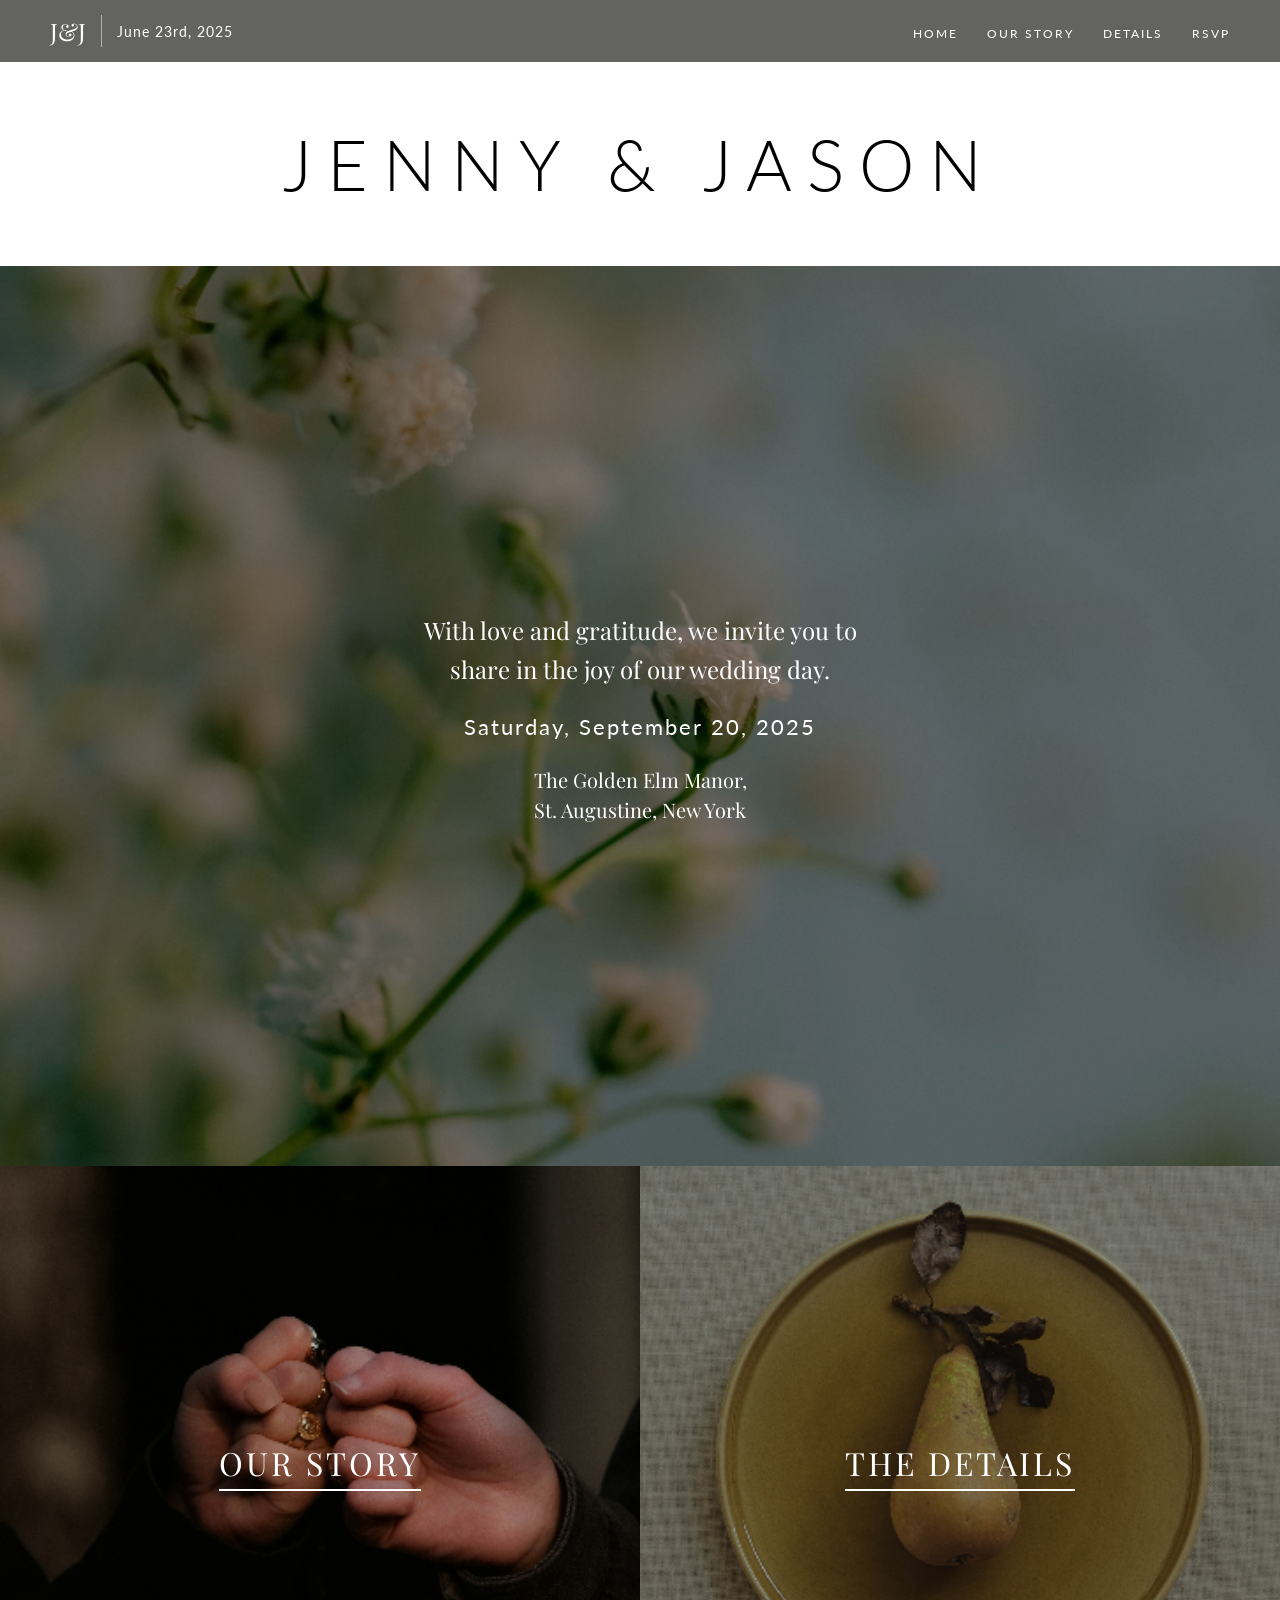
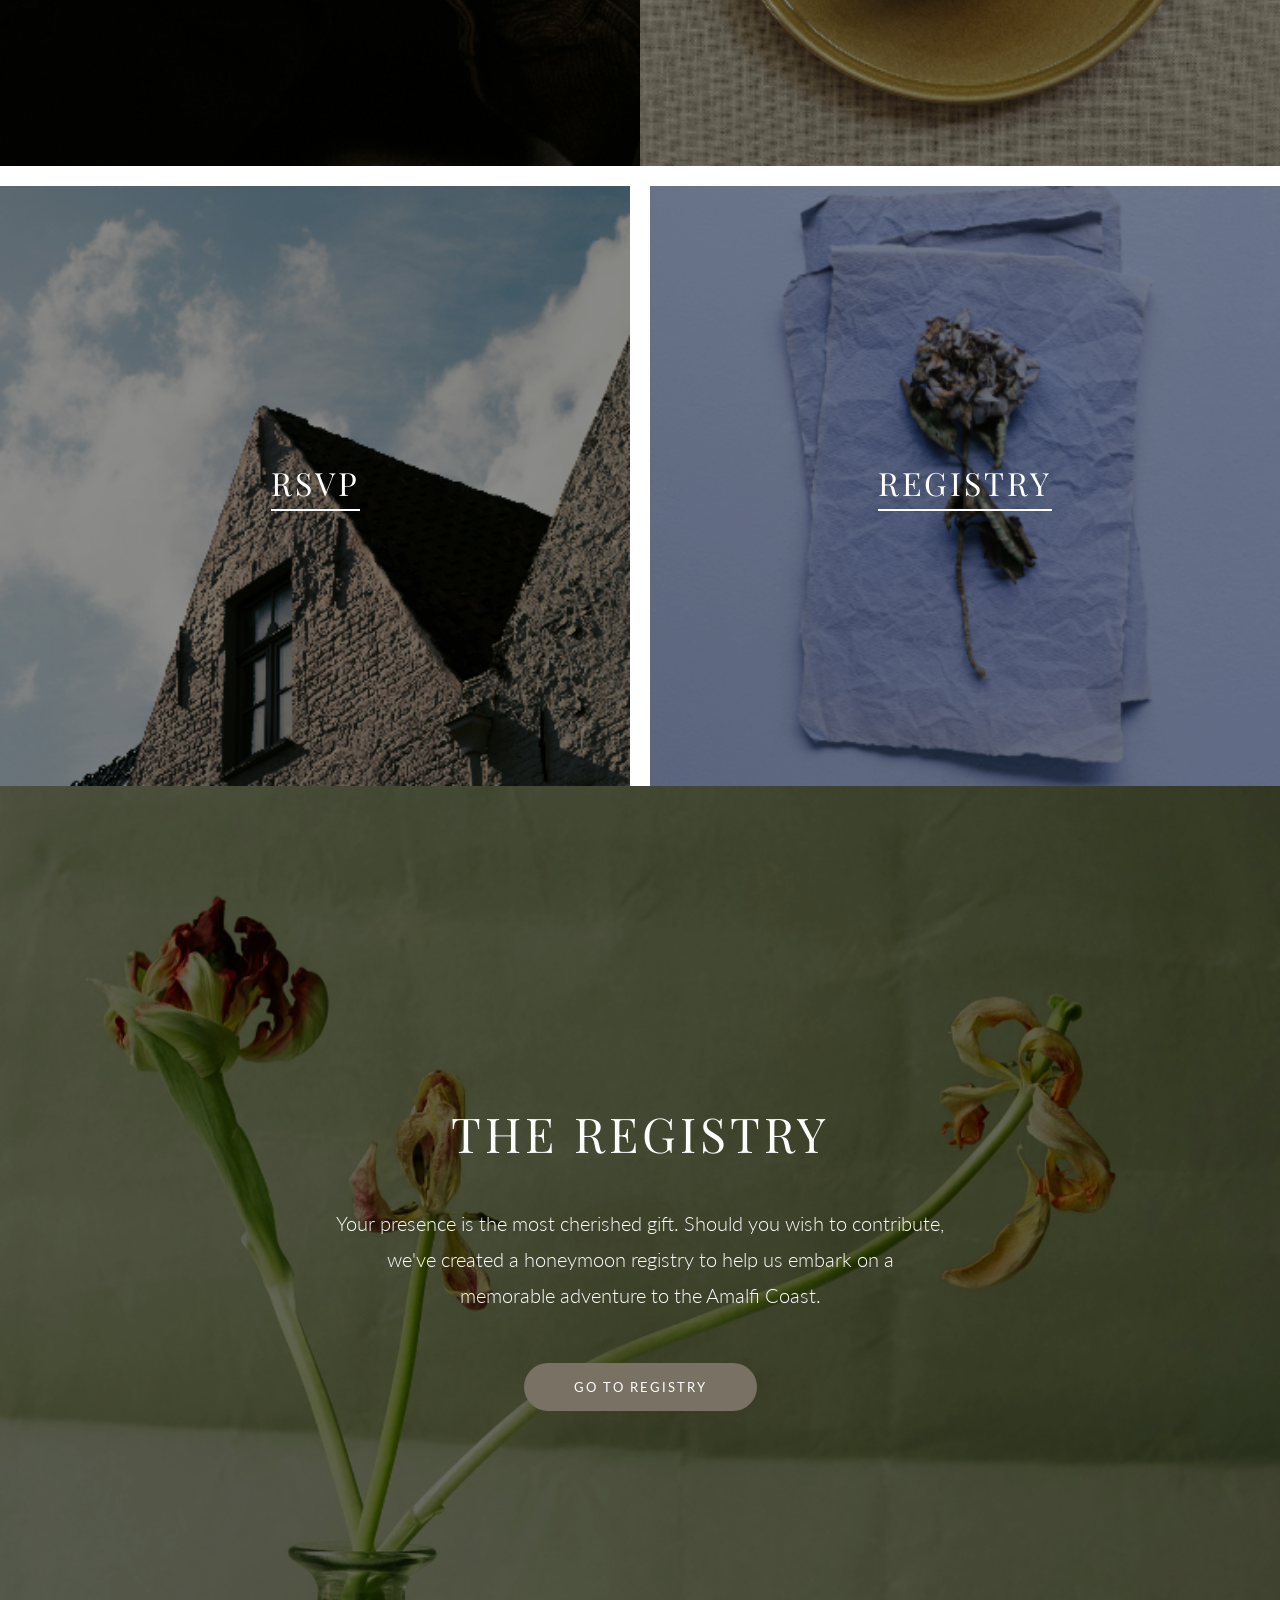
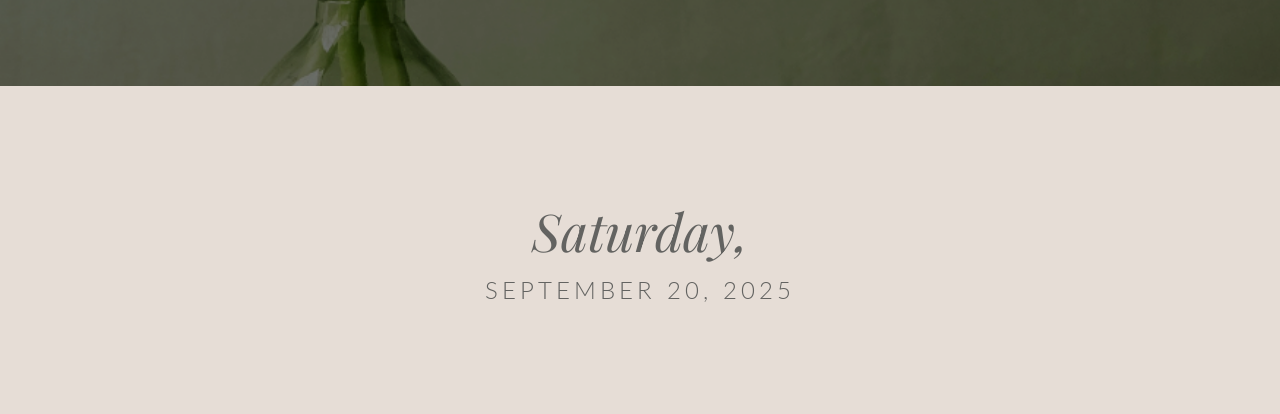
<file: index.html>
<!DOCTYPE html>
<html lang="uk">
<head>
    <meta charset="UTF-8">
    <meta name="viewport" content="width=device-width, initial-scale=1.0">
    <title>Wedding Page</title>
    <link rel="stylesheet" href="style.css">
    <link href="https://fonts.googleapis.com/css2?family=Playfair+Display:ital,wght@0,400;1,400&family=Lato:wght@300;400;700&display=swap" rel="stylesheet">
</head>
<body>

    <header class="top-bar">
        <div class="logo-section">
            <span class="initials">J&J</span>
            <span class="date">June 23rd, 2025</span>
        </div>
        <nav class="navigation">
            <a href="index.html">HOME</a>
            <a href="story.html">OUR STORY</a>
            <a href="details.html">DETAILS</a> <a href="#registry">RSVP</a>
        </nav>
    </header>

    <div class="main-title">
        <h1>JENNY & JASON</h1>
    </div>

    <section class="invitation-image">
        <div class="hero-text-inside">
            <p class="hero-greeting">With love and gratitude, we invite you to<br>share in the joy of our wedding day.</p>
            <p class="hero-date">Saturday, September 20, 2025</p>
            <p class="hero-location">The Golden Elm Manor,<br>St. Augustine, New York</p>
        </div>
    </section>

    <section class="story-details-grid">
        <a href="story.html" class="grid-item item-story">
            <div class="overlay-text">OUR STORY</div>
        </a>
        <a href="details.html" class="grid-item item-details">
            <div class="overlay-text">THE DETAILS</div>
        </a>
    </section>

    <section class="rsvp-registry-grid">
        <a href="#" class="grid-item item-rsvp">
            <div class="overlay-text">RSVP</div>
        </a>
        <a href="#registry" class="grid-item item-registry">
            <div class="overlay-text">REGISTRY</div>
        </a>
    </section>

    <section id="registry" class="registry-full-section">
        <div class="registry-content-overlay">
            <h2 class="registry-section-title">THE REGISTRY</h2>
            <p class="registry-section-desc">
                Your presence is the most cherished gift. Should you wish to contribute,<br>
                we've created a honeymoon registry to help us embark on a<br>
                memorable adventure to the Amalfi Coast.
            </p>
            <div class="registry-button-container">
                <a href="#" target="_blank" class="registry-brown-button">GO TO REGISTRY</a>
            </div>
        </div>
    </section>

    <section class="bottom-date-beige-block">
        <div class="date-beige-content">
            <p class="wedding-date-line-1">Saturday,</p>
            <p class="wedding-date-line-2">September 20, 2025</p>
        </div>
    </section>

</body>
</html>
</file>
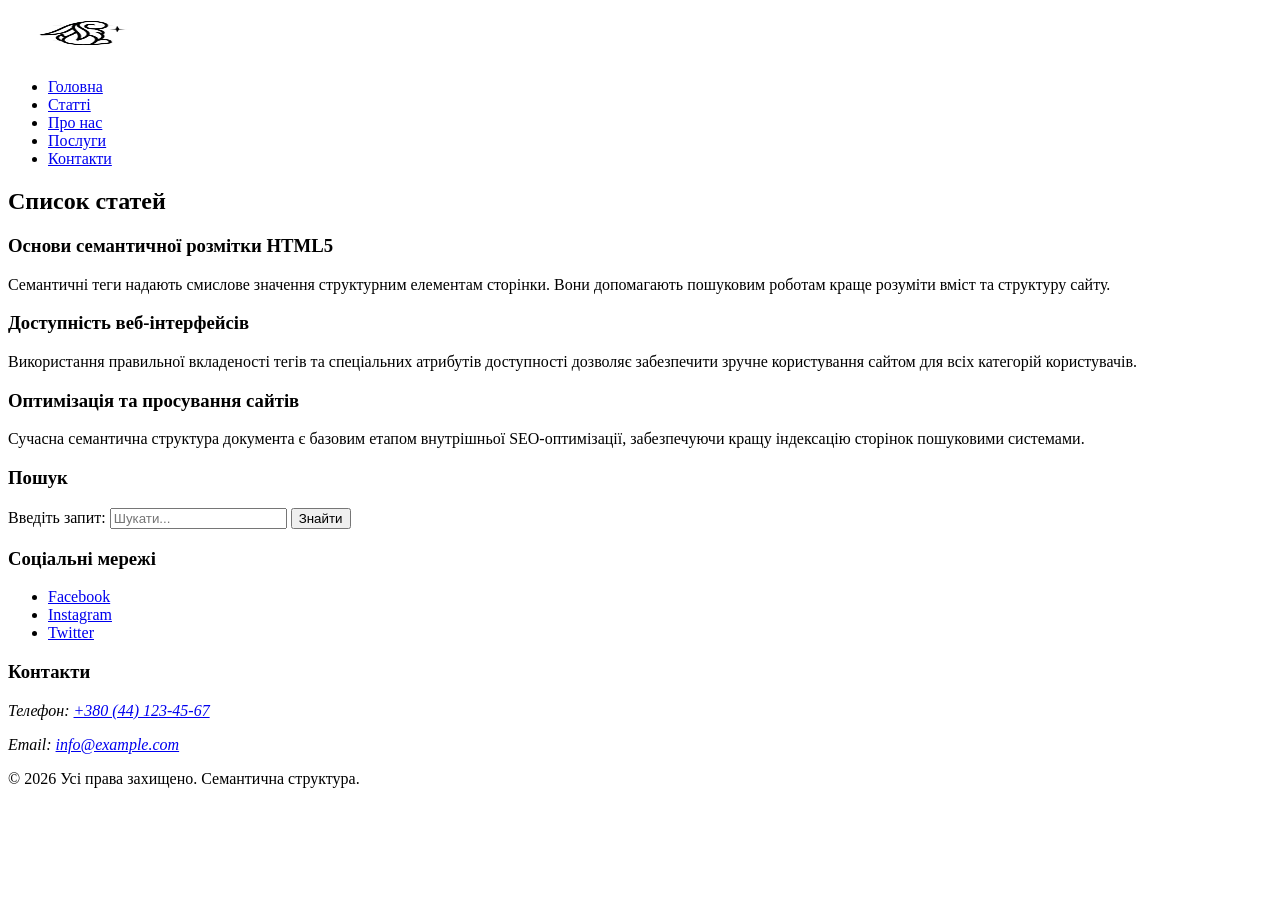
<file: веб/лб1/index.html>
<!DOCTYPE html>
<html lang="uk">
<head>
    <meta charset="UTF-8">
    <meta name="viewport" content="width=device-width, initial-scale=1.0">
    <meta name="description" content="Розробка структури веб-сторінки з використанням семантичних тегів.">
    <title>Семантична структура</title>
</head>
<body>

    <header>
        <div class="logo">
            <a href="/" aria-label="Головна сторінка бренду">
                <img src="logo.png" alt="Логотип компанії" width="150" height="50">
            </a>
        </div>
        
        <nav aria-label="Головна навігація">
            <ul>
                <li><a href="#home">Головна</a></li>
                <li><a href="#articles">Статті</a></li>
                <li><a href="#about">Про нас</a></li>
                <li><a href="#services">Послуги</a></li>
                <li><a href="#contacts">Контакти</a></li>
            </ul>
        </nav>
    </header>

    <main>
        
        <section id="articles" aria-labelledby="main-articles-title">
            <h2 id="main-articles-title">Список статей</h2>

            <article>
                <h3>Основи семантичної розмітки HTML5</h3>
                <p>Семантичні теги надають смислове значення структурним елементам сторінки. Вони допомагають пошуковим роботам краще розуміти вміст та структуру сайту.</p>
            </article>

            <article>
                <h3>Доступність веб-інтерфейсів</h3>
                <p>Використання правильної вкладеності тегів та спеціальних атрибутів доступності дозволяє забезпечити зручне користування сайтом для всіх категорій користувачів.</p>
            </article>

            <article>
                <h3>Оптимізація та просування сайтів</h3>
                <p>Сучасна семантична структура документа є базовим етапом внутрішньої SEO-оптимізації, забезпечуючи кращу індексацію сторінок пошуковими системами.</p>
            </article>
        </section>

        <aside aria-label="Бічна панель">
            
            <section class="search-widget" aria-label="Пошук по сайту">
                <h3>Пошук</h3>
                <form action="/search" method="get">
                    <label for="search-field">Введіть запит:</label>
                    <input type="search" id="search-field" name="q" placeholder="Шукати..." required>
                    <button type="submit">Знайти</button>
                </form>
            </section>

            <section class="social-widget" aria-label="Соціальні мережі">
                <h3>Соціальні мережі</h3>
                <ul>
                    <li><a href="https://facebook.com" target="_blank" rel="noopener">Facebook</a></li>
                    <li><a href="https://instagram.com" target="_blank" rel="noopener">Instagram</a></li>
                    <li><a href="https://twitter.com" target="_blank" rel="noopener">Twitter</a></li>
                </ul>
            </section>
        </aside>

    </main>

    <footer>
        <div class="contacts-info">
            <h3>Контакти</h3>
            <address>
                <p>Телефон: <a href="tel:+380441234567">+380 (44) 123-45-67</a></p>
                <p>Email: <a href="mailto:info@example.com">info@example.com</a></p>
            </address>
        </div>

        <div class="copyright">
            <p>&copy; 2026 Усі права захищено. Семантична структура.</p>
        </div>
    </footer>

</body>
</html>
</file>
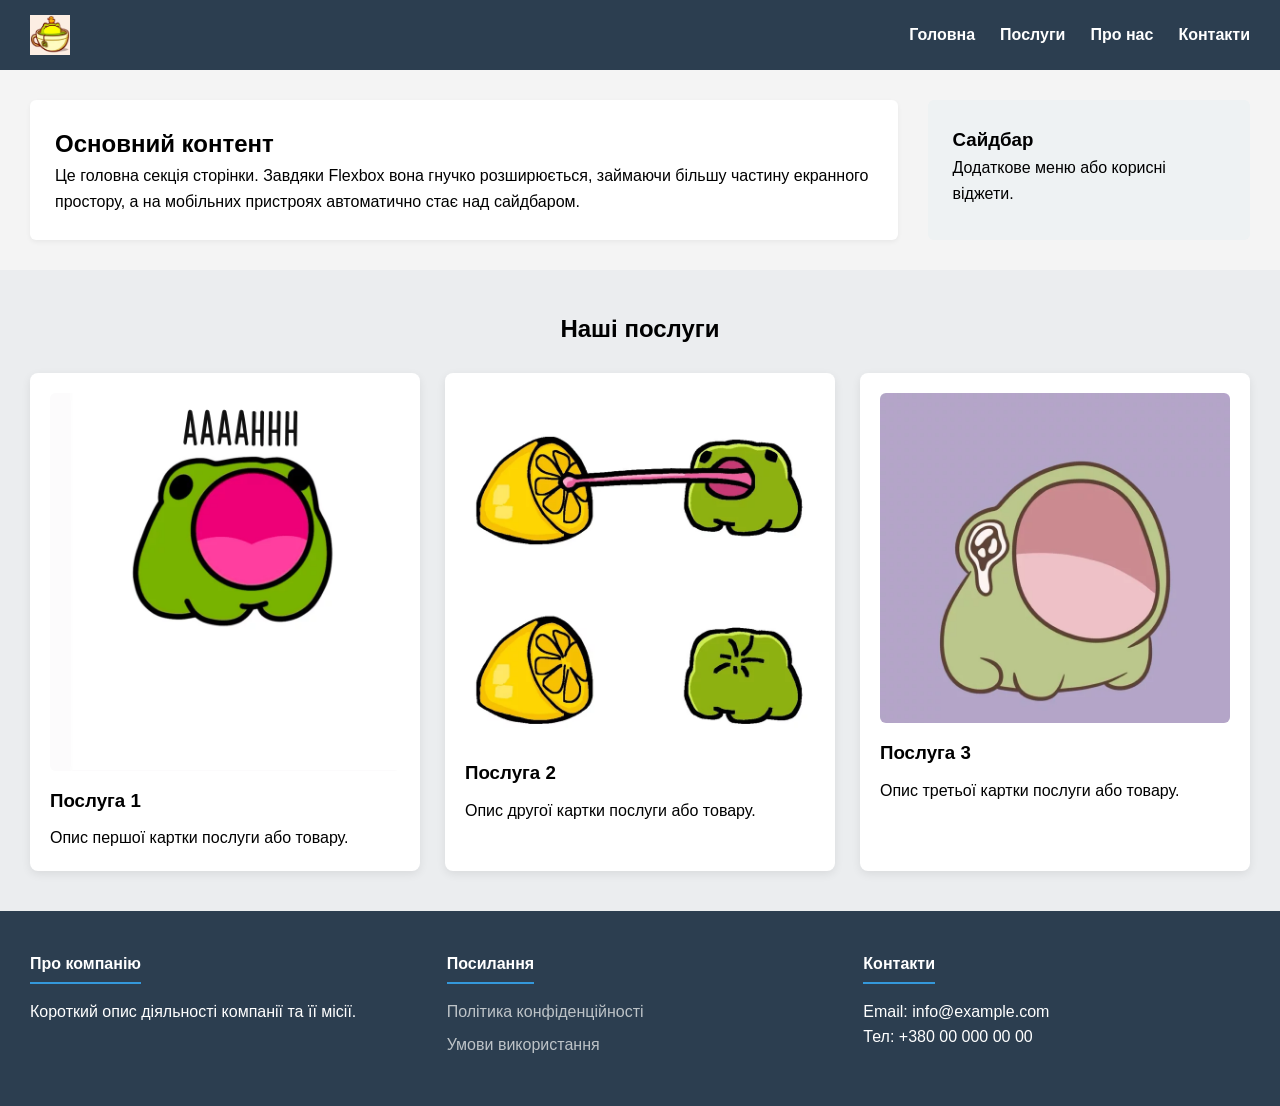
<file: веб/лб3/index.html>
<!DOCTYPE html>
<html lang="uk">
<head>
    <meta charset="UTF-8">
    <meta name="viewport" content="width=device-width, initial-scale=1.0">
    <title>Flexbox Layout</title>
    <link rel="stylesheet" href="style.css">
</head>
<body>

    <header class="header">
        <div class="logo">
            <img src="logo.png" alt="Логотип">
        </div>
        <nav>
            <ul class="nav-links">
                <li><a href="#">Головна</a></li>
                <li><a href="#">Послуги</a></li>
                <li><a href="#">Про нас</a></li>
                <li><a href="#">Контакти</a></li>
            </ul>
        </nav>
    </header>

    <div class="main-container">
        <main class="content">
            <h2>Основний контент</h2>
            <p>Це головна секція сторінки. Завдяки Flexbox вона гнучко розширюється, займаючи більшу частину екранного простору, а на мобільних пристроях автоматично стає над сайдбаром.</p>
        </main>
        <aside class="sidebar">
            <h3>Сайдбар</h3>
            <p>Додаткове меню або корисні віджети.</p>
        </aside>
    </div>

    <section class="cards-section">
        <h2>Наші послуги</h2>
        <div class="cards-container">
            <div class="card">
                <img src="service1.png" alt="Послуга 1" class="card-img">
                <h3>Послуга 1</h3>
                <p>Опис першої картки послуги або товару.</p>
            </div>
            <div class="card">
                <img src="service2.png" alt="Послуга 2" class="card-img">
                <h3>Послуга 2</h3>
                <p>Опис другої картки послуги або товару.</p>
            </div>
            <div class="card">
                <img src="service3.png" alt="Послуга 3" class="card-img">
                <h3>Послуга 3</h3>
                <p>Опис третьої картки послуги або товару.</p>
            </div>
        </div>
    </section>

    <footer class="footer">
        <div class="footer-col">
            <h4>Про компанію</h4>
            <p>Короткий опис діяльності компанії та її місії.</p>
        </div>
        <div class="footer-col">
            <h4>Посилання</h4>
            <ul>
                <li><a href="#">Політика конфіденційності</a></li>
                <li><a href="#">Умови використання</a></li>
            </ul>
        </div>
        <div class="footer-col">
            <h4>Контакти</h4>
            <p>Email: info@example.com</p>
            <p>Тел: +380 00 000 00 00</p>
        </div>
    </footer>

</body>
</html>
</file>
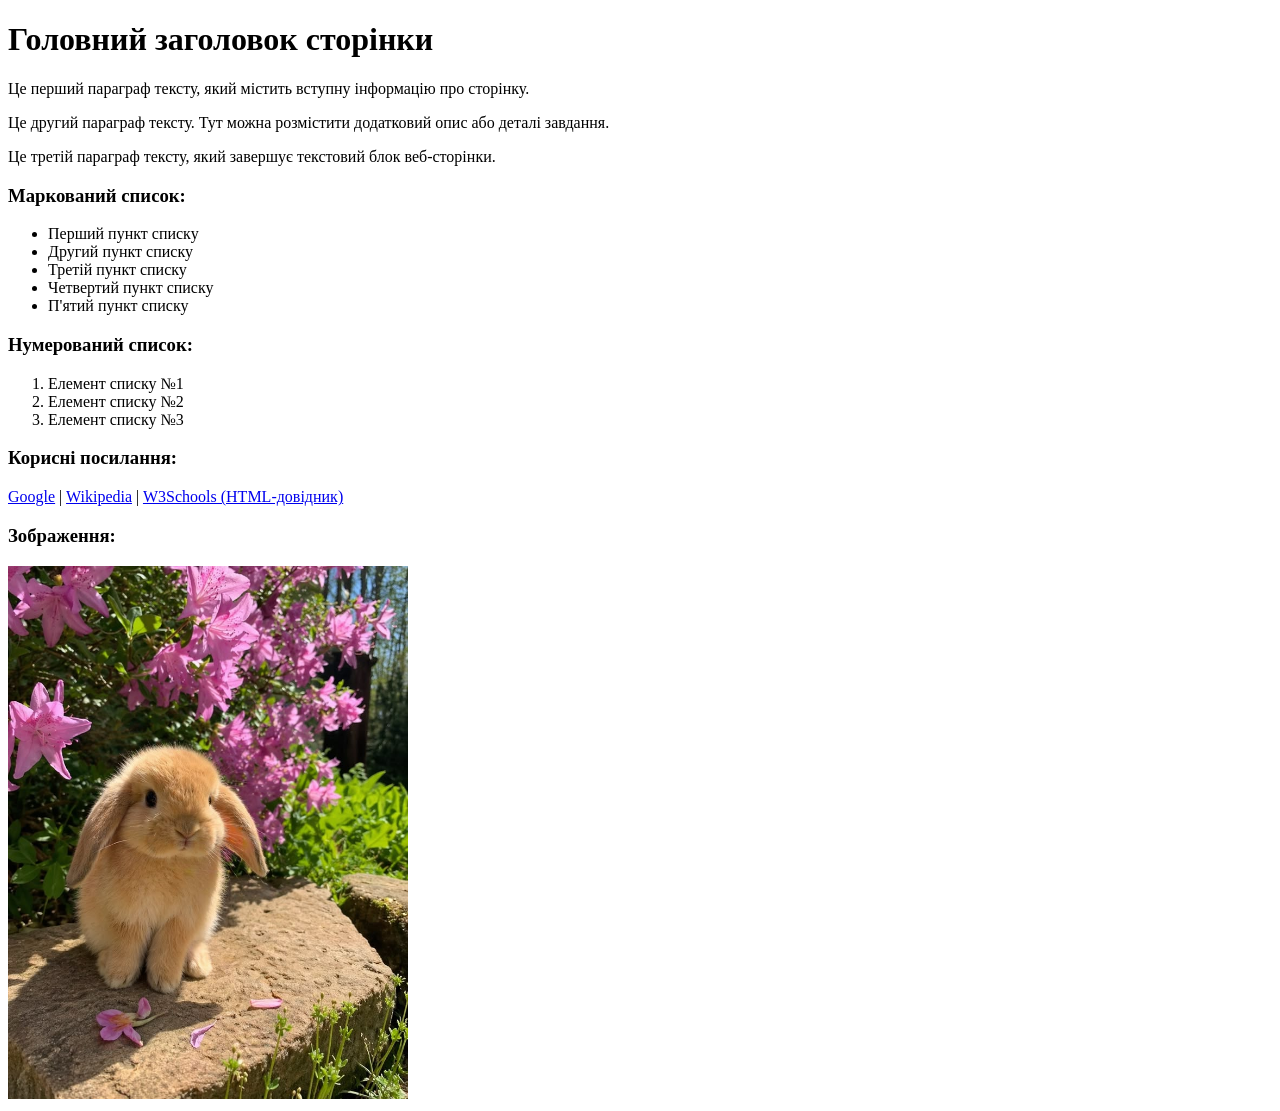
<file: веб/пр1/index.html>
<!DOCTYPE html>
<html lang="uk">
<head>
    <meta charset="UTF-8">
    <title>Моя перша веб-сторінка</title>
</head>
<body>

    <h1>Головний заголовок сторінки</h1>
    
    <p>Це перший параграф тексту, який містить вступну інформацію про сторінку.</p>
    <p>Це другий параграф тексту. Тут можна розмістити додатковий опис або деталі завдання.</p>
    <p>Це третій параграф тексту, який завершує текстовий блок веб-сторінки.</p>
    
    <h3>Маркований список:</h3>
    <ul>
        <li>Перший пункт списку</li>
        <li>Другий пункт списку</li>
        <li>Третій пункт списку</li>
        <li>Четвертий пункт списку</li>
        <li>П'ятий пункт списку</li>
    </ul>
    
    <h3>Нумерований список:</h3>
    <ol>
        <li>Елемент списку №1</li>
        <li>Елемент списку №2</li>
        <li>Елемент списку №3</li>
    </ol>
    
    <h3>Корисні посилання:</h3>
    <p>
        <a href="https://www.google.com" target="_blank">Google</a> | 
        <a href="https://uk.wikipedia.org" target="_blank">Wikipedia</a> | 
        <a href="https://www.w3schools.com" target="_blank">W3Schools (HTML-довідник)</a>
    </p>
    
    <h3>Зображення:</h3>
    <img src="image.png" alt="Опис зображення" width="400">

</body>
</html>
</file>
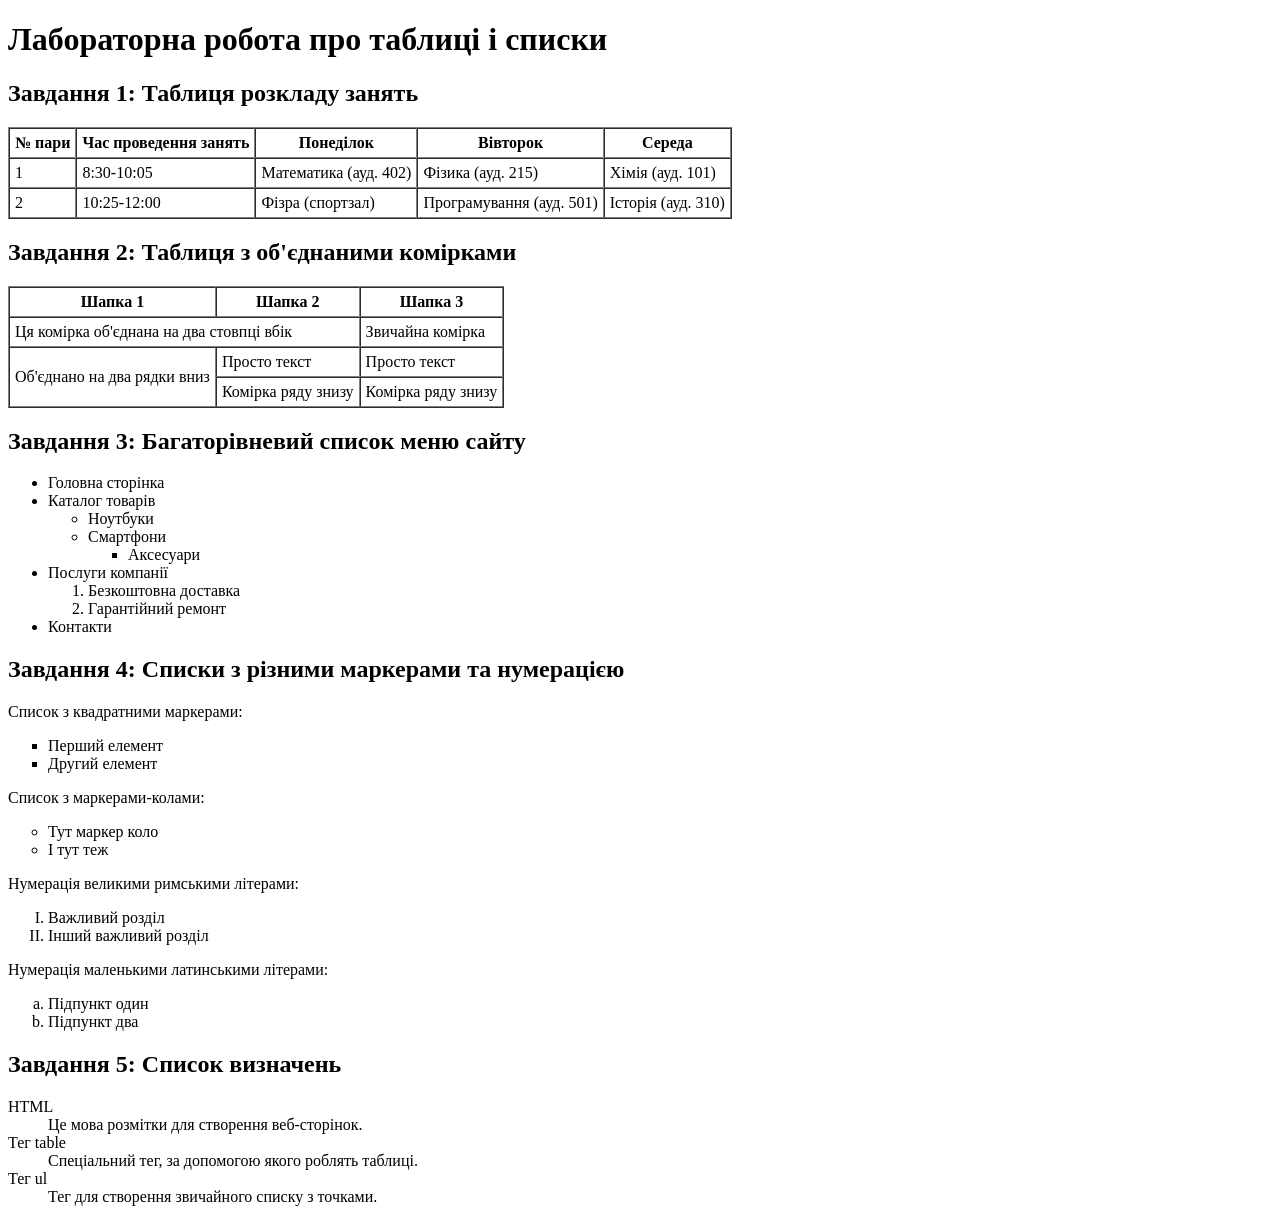
<file: веб/пр2/index.html>
<!DOCTYPE html>
<html>
<head>
    <meta charset="UTF-8">
    <title>Лабораторна робота 1</title>
</head>
<body>

    <h1>Лабораторна робота про таблиці і списки</h1>

    <h2>Завдання 1: Таблиця розкладу занять</h2>
    <table border="1" cellpadding="5" cellspacing="0">
        <thead>
            <tr>
                <th>№ пари</th>
                <th>Час проведення занять</th>
                <th>Понеділок</th>
                <th>Вівторок</th>
                <th>Середа</th>
            </tr>
        </thead>
        <tbody>
            <tr>
                <td>1</td>
                <td>8:30-10:05</td>
                <td>Математика (ауд. 402)</td>
                <td>Фізика (ауд. 215)</td>
                <td>Хімія (ауд. 101)</td>
            </tr>
            <tr>
                <td>2</td>
                <td>10:25-12:00</td>
                <td>Фізра (спортзал)</td>
                <td>Програмування (ауд. 501)</td>
                <td>Історія (ауд. 310)</td>
            </tr>
        </tbody>
    </table>

    <h2>Завдання 2: Таблиця з об'єднаними комірками</h2>
    <table border="1" cellpadding="5" cellspacing="0">
        <thead>
            <tr>
                <th>Шапка 1</th>
                <th>Шапка 2</th>
                <th>Шапка 3</th>
            </tr>
        </thead>
        <tbody>
            <tr>
                <td colspan="2">Ця комірка об'єднана на два стовпці вбік</td>
                <td>Звичайна комірка</td>
            </tr>
            <tr>
                <td rowspan="2">Об'єднано на два рядки вниз</td>
                <td>Просто текст</td>
                <td>Просто текст</td>
            </tr>
            <tr>
                <td>Комірка ряду знизу</td>
                <td>Комірка ряду знизу</td>
            </tr>
        </tbody>
    </table>

    <h2>Завдання 3: Багаторівневий список меню сайту</h2>
    <ul>
        <li>Головна сторінка</li>
        <li>Каталог товарів
            <ul>
                <li>Ноутбуки</li>
                <li>Смартфони
                    <ul>
                        <li>Аксесуари</li>
                    </ul>
                </li>
            </ul>
        </li>
        <li>Послуги компанії
            <ol>
                <li>Безкоштовна доставка</li>
                <li>Гарантійний ремонт</li>
            </ol>
        </li>
        <li>Контакти</li>
    </ul>

    <h2>Завдання 4: Списки з різними маркерами та нумерацією</h2>
    
    <p>Список з квадратними маркерами:</p>
    <ul type="square">
        <li>Перший елемент</li>
        <li>Другий елемент</li>
    </ul>

    <p>Список з маркерами-колами:</p>
    <ul type="circle">
        <li>Тут маркер коло</li>
        <li>І тут теж</li>
    </ul>

    <p>Нумерація великими римськими літерами:</p>
    <ol type="I">
        <li>Важливий розділ</li>
        <li>Інший важливий розділ</li>
    </ol>

    <p>Нумерація маленькими латинськими літерами:</p>
    <ol type="a">
        <li>Підпункт один</li>
        <li>Підпункт два</li>
    </ol>

    <h2>Завдання 5: Список визначень</h2>
    <dl>
        <dt>HTML</dt>
        <dd>Це мова розмітки для створення веб-сторінок.</dd>
        
        <dt>Тег table</dt>
        <dd>Спеціальний тег, за допомогою якого роблять таблиці.</dd>
        
        <dt>Тег ul</dt>
        <dd>Тег для створення звичайного списку з точками.</dd>
    </dl>

</body>
</html>
</file>
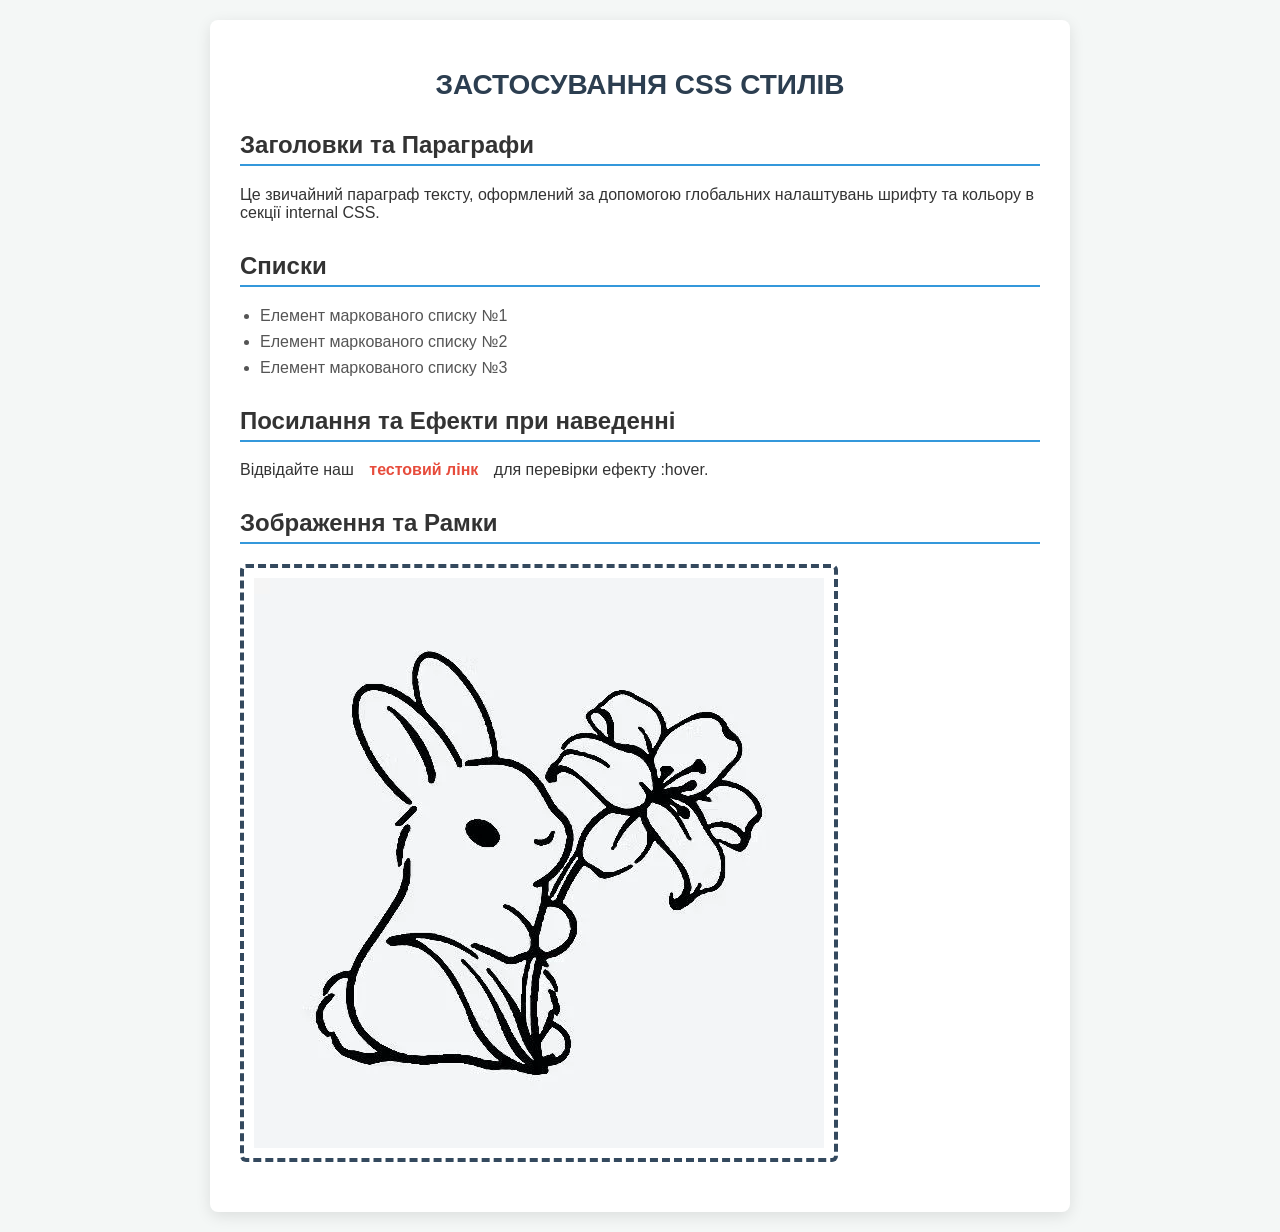
<file: веб/пр3/index.html>
<!DOCTYPE html>
<html lang="uk">
<head>
    <meta charset="UTF-8">
    <title>CSS Стилізація</title>
    
    <style>
        body {
            font-family: 'Segoe UI', Tahoma, Geneva, Verdana, sans-serif;
            margin: 0;
            padding: 20px;
            background-color: #f4f7f6;
            color: #333;
        }
        h1 {
            text-align: center;
            text-transform: uppercase;
        }
        .container {
            max-width: 800px;
            margin: 0 auto;
            background-color: #ffffff;
            padding: 30px;
            border-radius: 8px;
            box-shadow: 0 4px 15px rgba(0,0,0,0.1);
        }
        h2 {
            border-bottom: 2px solid #3498db;
            padding-bottom: 5px;
            margin-top: 30px;
        }
        .styled-list {
            padding-left: 20px;
        }
        .styled-list li {
            margin-bottom: 8px;
            color: #555;
        }
    </style>
    
    <link rel="stylesheet" href="styles.css">
</head>
<body>
    <div class="container">
        <h1 style="color: #2c3e50; font-size: 28px;">Застосування CSS стилів</h1>
        
        <h2>Заголовки та Параграфи</h2>
        <p>Це звичайний параграф тексту, оформлений за допомогою глобальних налаштувань шрифту та кольору в секції internal CSS.</p>
        
        <h2>Списки</h2>
        <ul class="styled-list">
            <li>Елемент маркованого списку №1</li>
            <li>Елемент маркованого списку №2</li>
            <li>Елемент маркованого списку №3</li>
        </ul>

        <h2>Посилання та Ефекти при наведенні</h2>
        <p>Відвідайте наш <a href="#" class="custom-link">тестовий лінк</a> для перевірки ефекту :hover.</p>

        <h2>Зображення та Рамки</h2>
        <img src="images.png" alt="Приклад зображення" class="styled-image">
    </div>
</body>
</html>
</file>
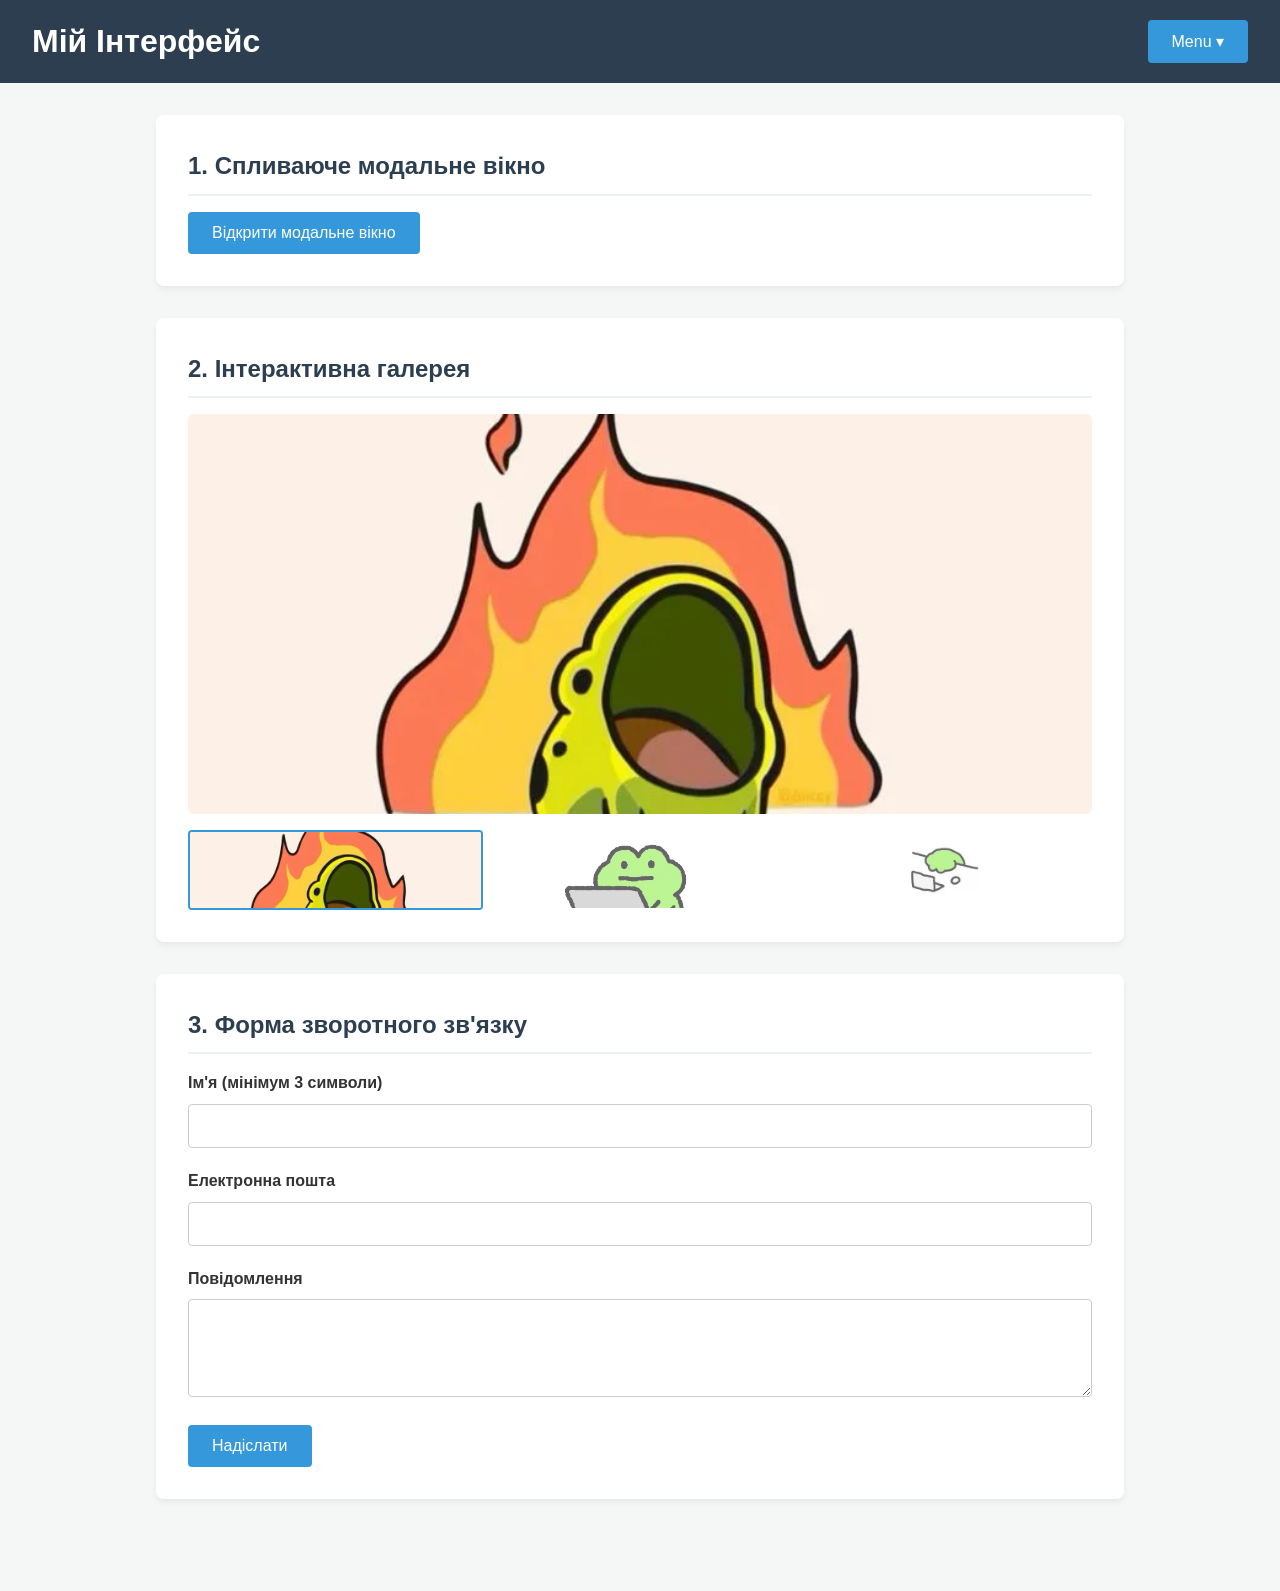
<file: веб/пр4/index.html>
<!DOCTYPE html>
<html lang="uk">
<head>
    <meta charset="UTF-8">
    <meta name="viewport" content="width=device-width, initial-scale=1.0">
    <title>Інтерактивні елементи</title>
    <link rel="stylesheet" href="style.css">
</head>
<body>

    <header>
        <h1>Мій Інтерфейс</h1>
        <div class="dropdown">
            <button id="dropdownBtn">Menu ▾</button>
            <div class="dropdown-menu" id="dropdownMenu">
                <a href="#modal-sec">Модальне вікно</a>
                <a href="#gallery-sec">Галерея</a>
                <a href="#form-sec">Форма зв'язку</a>
            </div>
        </div>
    </header>

    <div class="container">
        
        <section id="modal-sec">
            <h2>1. Спливаюче модальне вікно</h2>
            <button id="openModal">Відкрити модальне вікно</button>
        </section>

        <section id="gallery-sec">
            <h2>2. Інтерактивна галерея</h2>
            <div class="gallery-main">
                <img id="mainImage" src="pic1.png" alt="Основне зображення">
            </div>
            <div class="gallery-thumbs">
                <div class="thumb active" data-src="pic1.png">
                    <img src="pic1.png" alt="Мініатюра 1">
                </div>
                <div class="thumb" data-src="pic2.png">
                    <img src="pic2.png" alt="Мініатюра 2">
                </div>
                <div class="thumb" data-src="pic3.png">
                    <img src="pic3.png" alt="Мініатюра 3">
                </div>
            </div>
        </section>

        <section id="form-sec">
            <h2>3. Форма зворотного зв'язку</h2>
            <form id="feedbackForm" novalidate>
                <div class="form-group">
                    <label for="username">Ім'я (мінімум 3 символи)</label>
                    <input type="text" id="username" name="username">
                    <div class="error-message">Ім'я повинно містити не менше 3 символів.</div>
                </div>
                <div class="form-group">
                    <label for="email">Електронна пошта</label>
                    <input type="email" id="email" name="email">
                    <div class="error-message">Введіть коректну адресу електронної пошти.</div>
                </div>
                <div class="form-group">
                    <label for="message">Повідомлення</label>
                    <textarea id="message" name="message" rows="4"></textarea>
                    <div class="error-message">Повідомлення не може бути порожнім.</div>
                </div>
                <button type="submit">Надіслати</button>
            </form>
            <div class="form-success" id="formSuccess">Дякуємо! Ваше повідомлення успішно надіслано.</div>
        </section>

    </div>

    <div class="modal-overlay" id="modalOverlay">
        <div class="modal">
            <button class="close-modal" id="closeModal">&times;</button>
            <h3>Модальне вікно</h3>
            <p style="margin-top: 1rem;">Це приклад інтерактивного модального вікна. Клацніть на хрестик або поза вікном, щоб закрити його.</p>
        </div>
    </div>

    <a href="#" class="scroll-to-top" id="scrollTopBtn" title="Вгору">▲</a>

    <script src="script.js"></script>
</body>
</html>
</file>
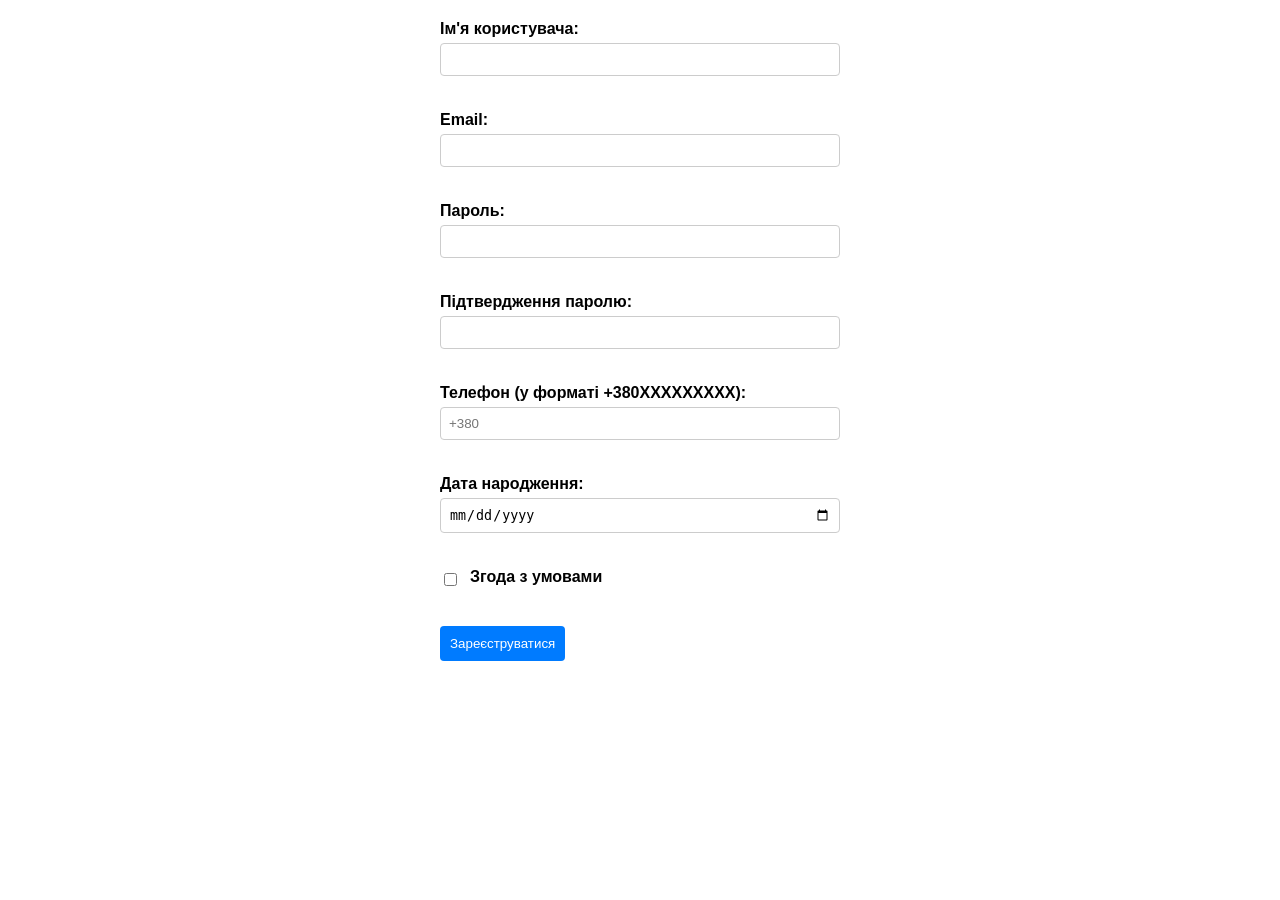
<file: веб/пр5/index.html>
<!DOCTYPE html>
<html lang="uk">
<head>
    <meta charset="UTF-8">
    <meta name="viewport" content="width=device-width, initial-scale=1.0">
    <title>Валідація форми</title>
    <link rel="stylesheet" href="style.css">
</head>
<body>

    <form id="registrationForm" novalidate>
        <div class="form-group">
            <label for="username">Ім'я користувача:</label>
            <input type="text" id="username" name="username">
            <span class="error" id="usernameError"></span>
        </div>

        <div class="form-group">
            <label for="email">Email:</label>
            <input type="email" id="email" name="email">
            <span class="error" id="emailError"></span>
        </div>

        <div class="form-group">
            <label for="password">Пароль:</label>
            <input type="password" id="password" name="password">
            <span class="error" id="passwordError"></span>
        </div>

        <div class="form-group">
            <label for="confirmPassword">Підтвердження паролю:</label>
            <input type="password" id="confirmPassword" name="confirmPassword">
            <span class="error" id="confirmPasswordError"></span>
        </div>

        <div class="form-group">
            <label for="phone">Телефон (у форматі +380XXXXXXXXX):</label>
            <input type="tel" id="phone" name="phone" placeholder="+380">
            <span class="error" id="phoneError"></span>
        </div>

        <div class="form-group">
            <label for="birthdate">Дата народження:</label>
            <input type="date" id="birthdate" name="birthdate">
            <span class="error" id="birthdateError"></span>
        </div>

        <div class="form-group checkbox">
            <input type="checkbox" id="terms" name="terms">
            <label for="terms">Згода з умовами</label>
        </div>
        <div class="error" id="termsError" style="margin-top: -10px; margin-bottom: 15px;"></div>

        <button type="submit">Зареєструватися</button>
    </form>

    <script src="validation.js"></script>
</body>
</html>
</file>
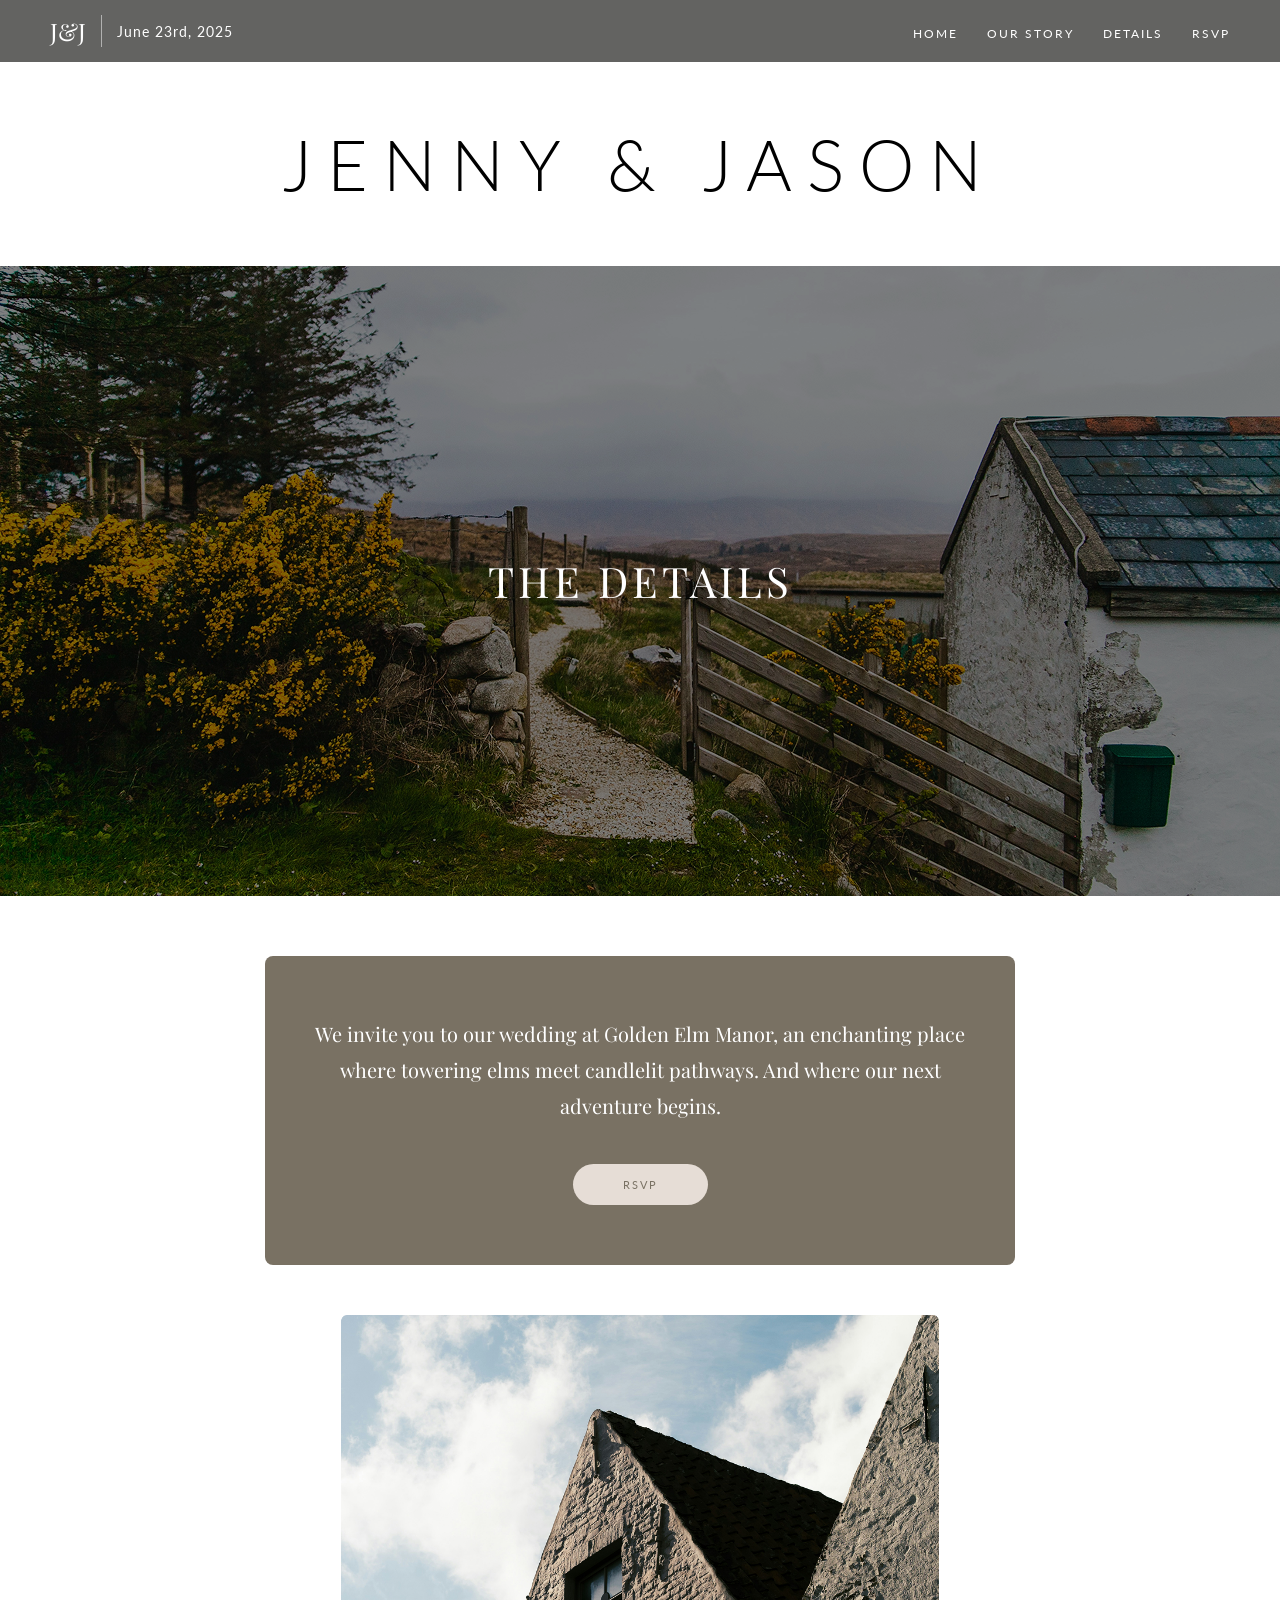
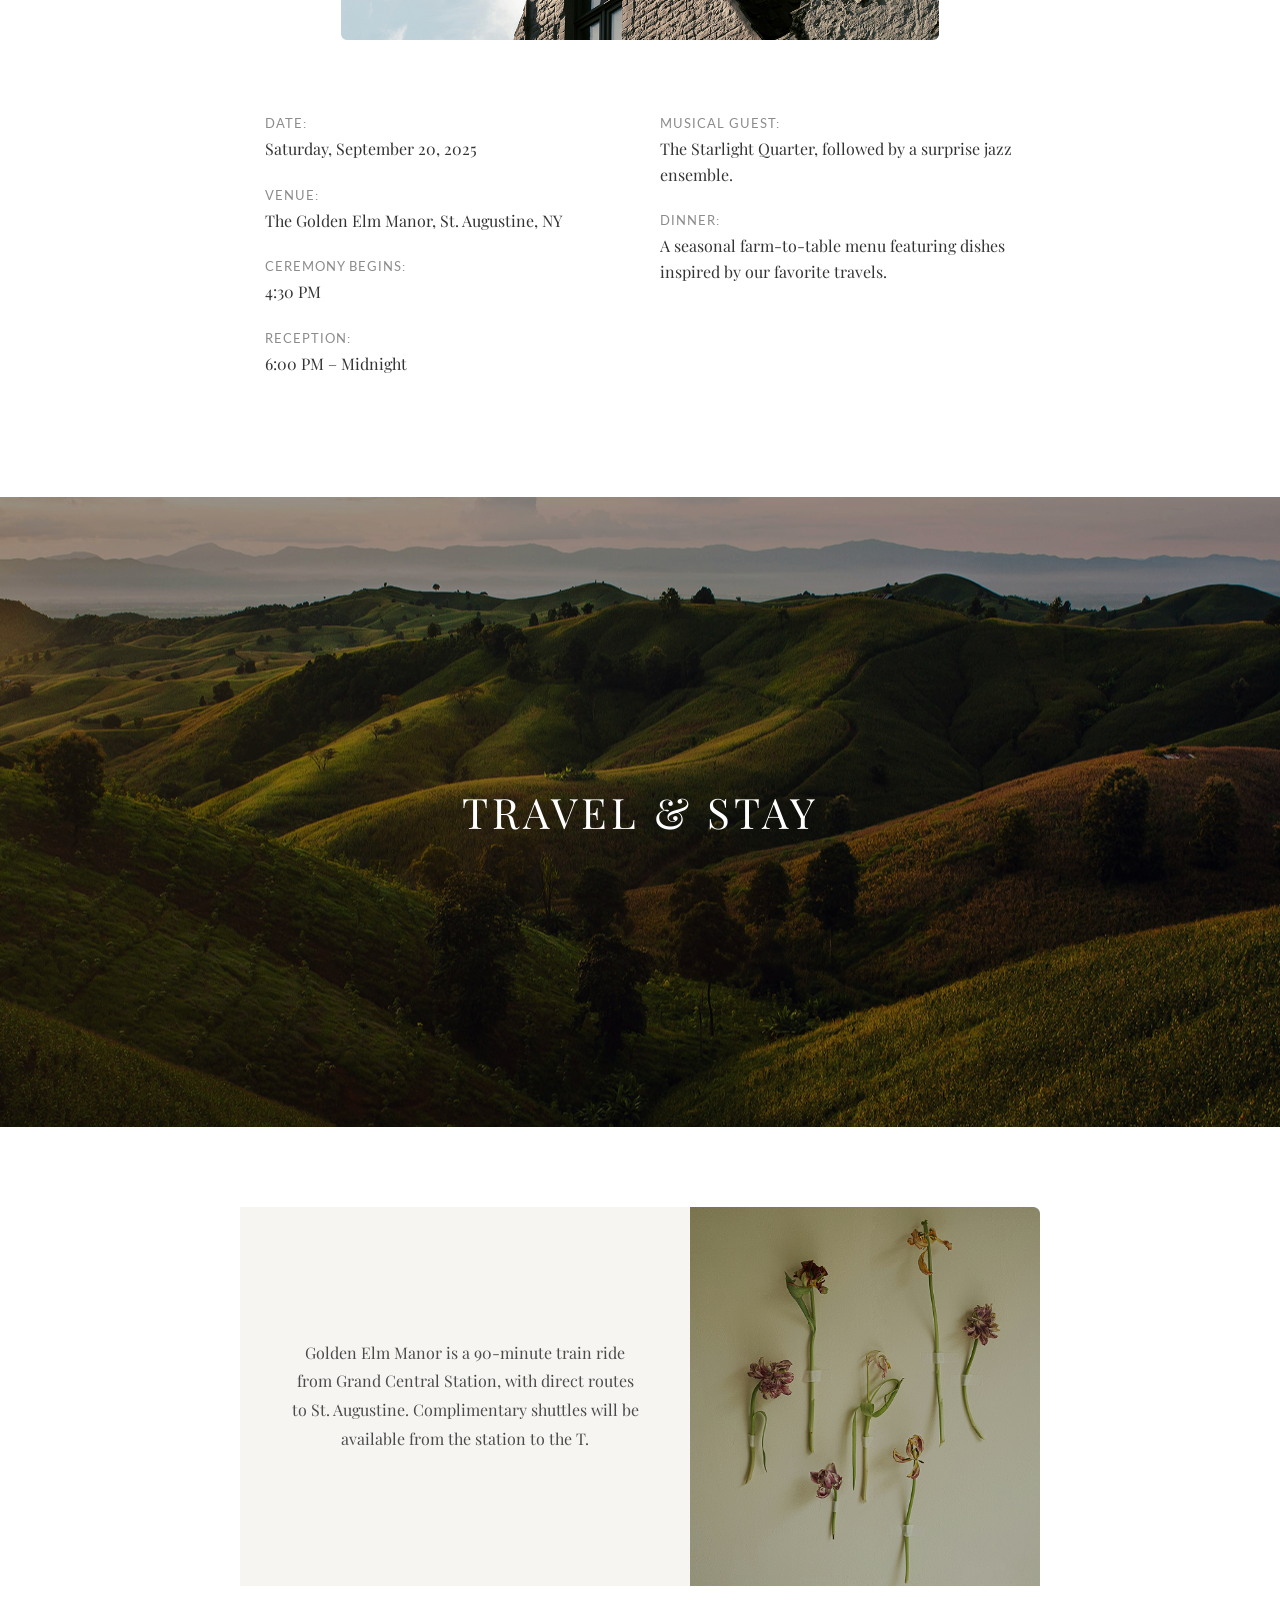
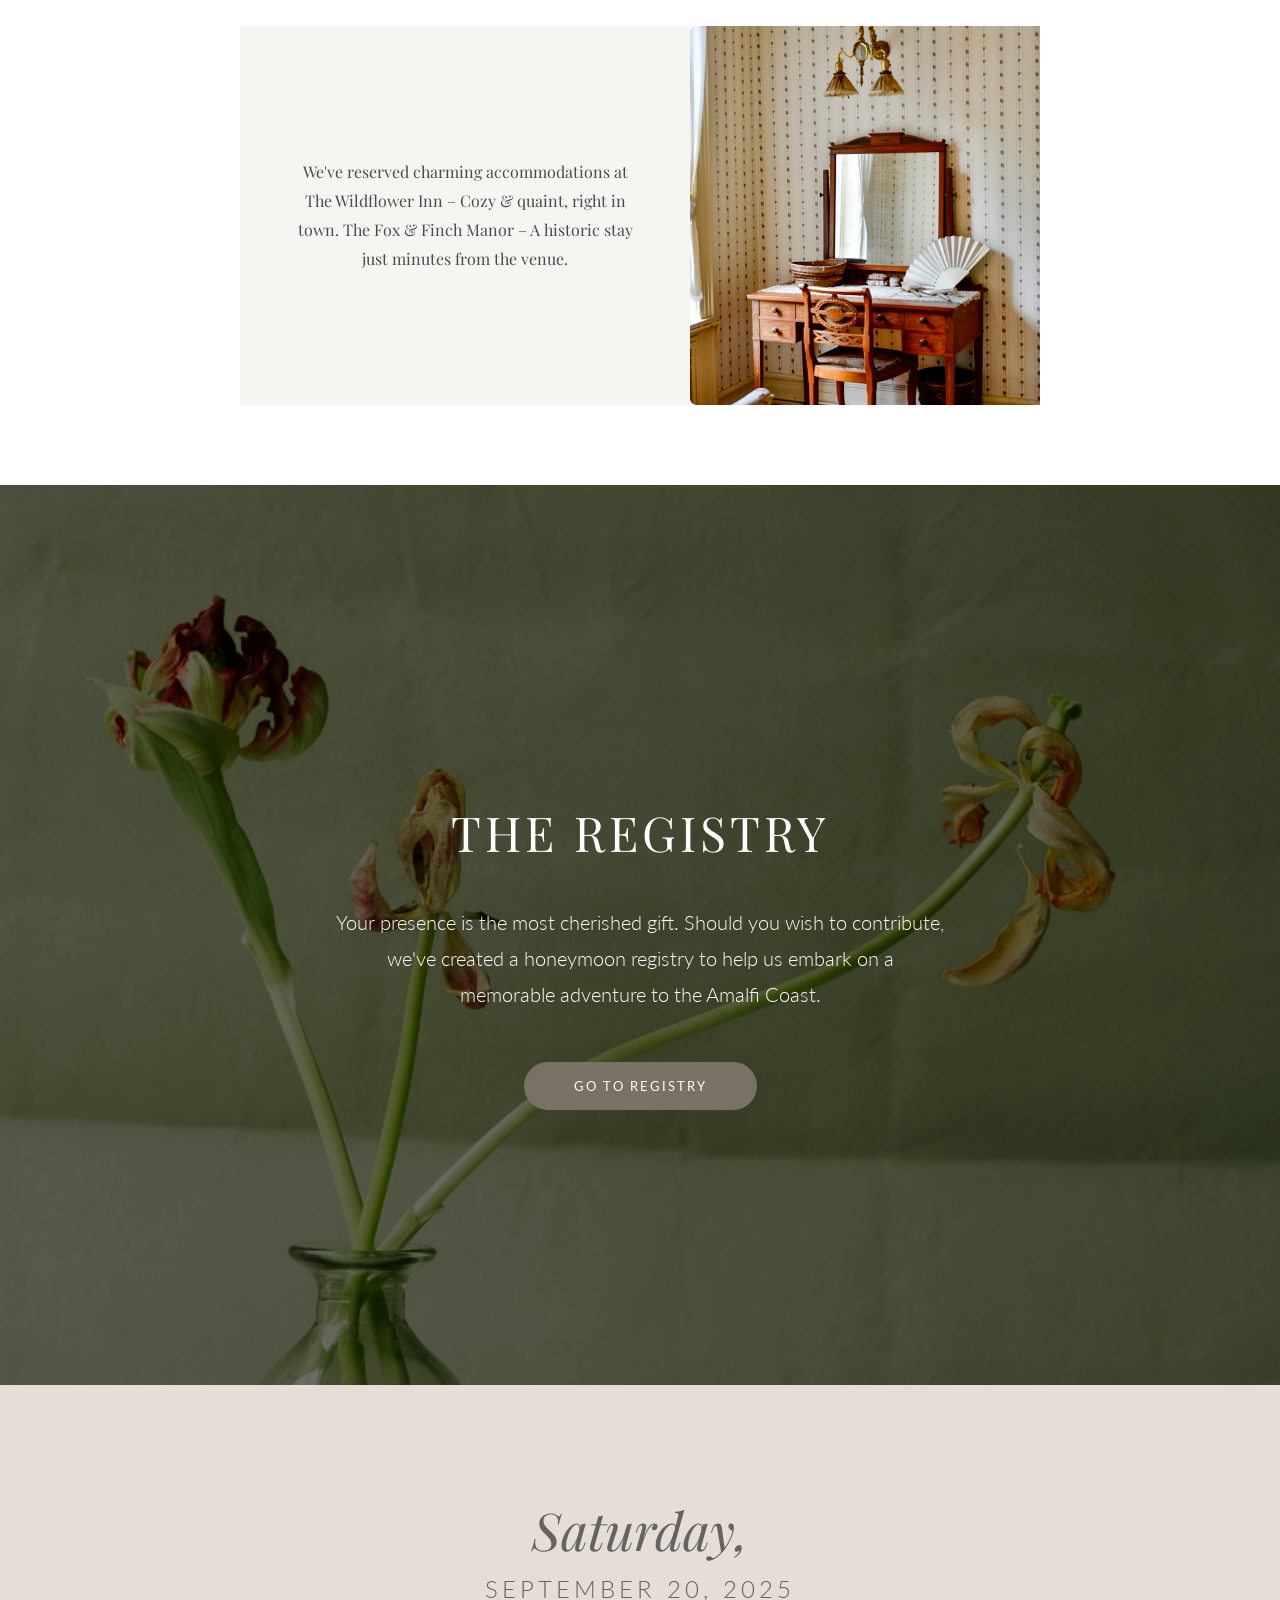
<file: details.html>
<!DOCTYPE html>
<html lang="uk">
<head>
    <meta charset="UTF-8">
    <meta name="viewport" content="width=device-width, initial-scale=1.0">
    <title>The Details - Jenny & Jason</title>
    <link rel="stylesheet" href="style.css">
    <link href="https://fonts.googleapis.com/css2?family=Playfair+Display:ital,wght@0,400;1,400&family=Lato:wght@300;400;700&display=swap" rel="stylesheet">
</head>
<body>

    <header class="top-bar">
        <div class="logo-section">
            <span class="initials">J&J</span>
            <span class="date">June 23rd, 2025</span>
        </div>
        <nav class="navigation">
            <a href="index.html">HOME</a>
            <a href="story.html">OUR STORY</a>
            <a href="details.html">DETAILS</a>
            <a href="index.html#registry">RSVP</a>
        </nav>
    </header>

    <div class="main-title">
        <h1>JENNY & JASON</h1>
    </div>

    <section class="details-hero-section">
        <div class="details-hero-overlay">
            <h2 class="details-main-title">THE DETAILS</h2>
        </div>
    </section>

    <main class="details-page-content">
        
        <div class="details-rsvp-card">
            <p class="details-card-text">
                We invite you to our wedding at Golden Elm Manor, an enchanting place where towering elms meet candlelit pathways. And where our next adventure begins.
            </p>
            <div class="details-card-btn-container">
                <a href="index.html#registry" class="details-card-rsvp-btn">RSVP</a>
            </div>
        </div>

        <div class="details-middle-photo">
            <img src="images/details-house.jpg" alt="Golden Elm Manor Roofs">
        </div>

        <div class="details-info-grid">
            <div class="info-column">
                <h3>Date:</h3>
                <p>Saturday, September 20, 2025</p>
                
                <h3>Venue:</h3>
                <p>The Golden Elm Manor, St. Augustine, NY</p>
                
                <h3>Ceremony Begins:</h3>
                <p>4:30 PM</p>
                
                <h3>Reception:</h3>
                <p>6:00 PM – Midnight</p>
            </div>
            
            <div class="info-column">
                <h3>Musical Guest:</h3>
                <p>The Starlight Quarter, followed by a surprise jazz ensemble.</p>
                
                <h3>Dinner:</h3>
                <p>A seasonal farm-to-table menu featuring dishes inspired by our favorite travels.</p>
            </div>
        </div>

    </main>

    <section class="travel-hero-section">
        <div class="travel-hero-overlay">
            <h2 class="travel-main-title">TRAVEL & STAY</h2>
        </div>
    </section>

    <section class="travel-blocks-section">
        <div class="travel-container">
            
            <div class="travel-row">
                <div class="travel-text-block">
                    <p>Golden Elm Manor is a 90-minute train ride from Grand Central Station, with direct routes to St. Augustine. Complimentary shuttles will be available from the station to the T.</p>
                </div>
                <div class="travel-image-block">
                    <img src="images/travel-flowers.jpg" alt="Wedding flowers aesthetic">
                </div>
            </div>

            <div class="travel-row row-reverse">
                <div class="travel-image-block">
                    <img src="images/travel-room.jpg" alt="The Wildflower Inn room">
                </div>
                <div class="travel-text-block">
                    <p>We've reserved charming accommodations at The Wildflower Inn – Cozy & quaint, right in town. The Fox & Finch Manor – A historic stay just minutes from the venue.</p>
                </div>
            </div>

        </div>
    </section>

    <section id="registry" class="registry-full-section">
        <div class="registry-content-overlay">
            <h2 class="registry-section-title">THE REGISTRY</h2>
            <p class="registry-section-desc">
                Your presence is the most cherished gift. Should you wish to contribute,<br>
                we've created a honeymoon registry to help us embark on a<br>
                memorable adventure to the Amalfi Coast.
            </p>
            <div class="registry-button-container">
                <a href="index.html#registry" class="registry-brown-button">GO TO REGISTRY</a>
            </div>
        </div>
    </section>

    <section class="bottom-date-beige-block">
        <div class="date-beige-content">
            <p class="wedding-date-line-1">Saturday,</p>
            <p class="wedding-date-line-2">September 20, 2025</p>
        </div>
    </section>

</body>
</html>
</file>
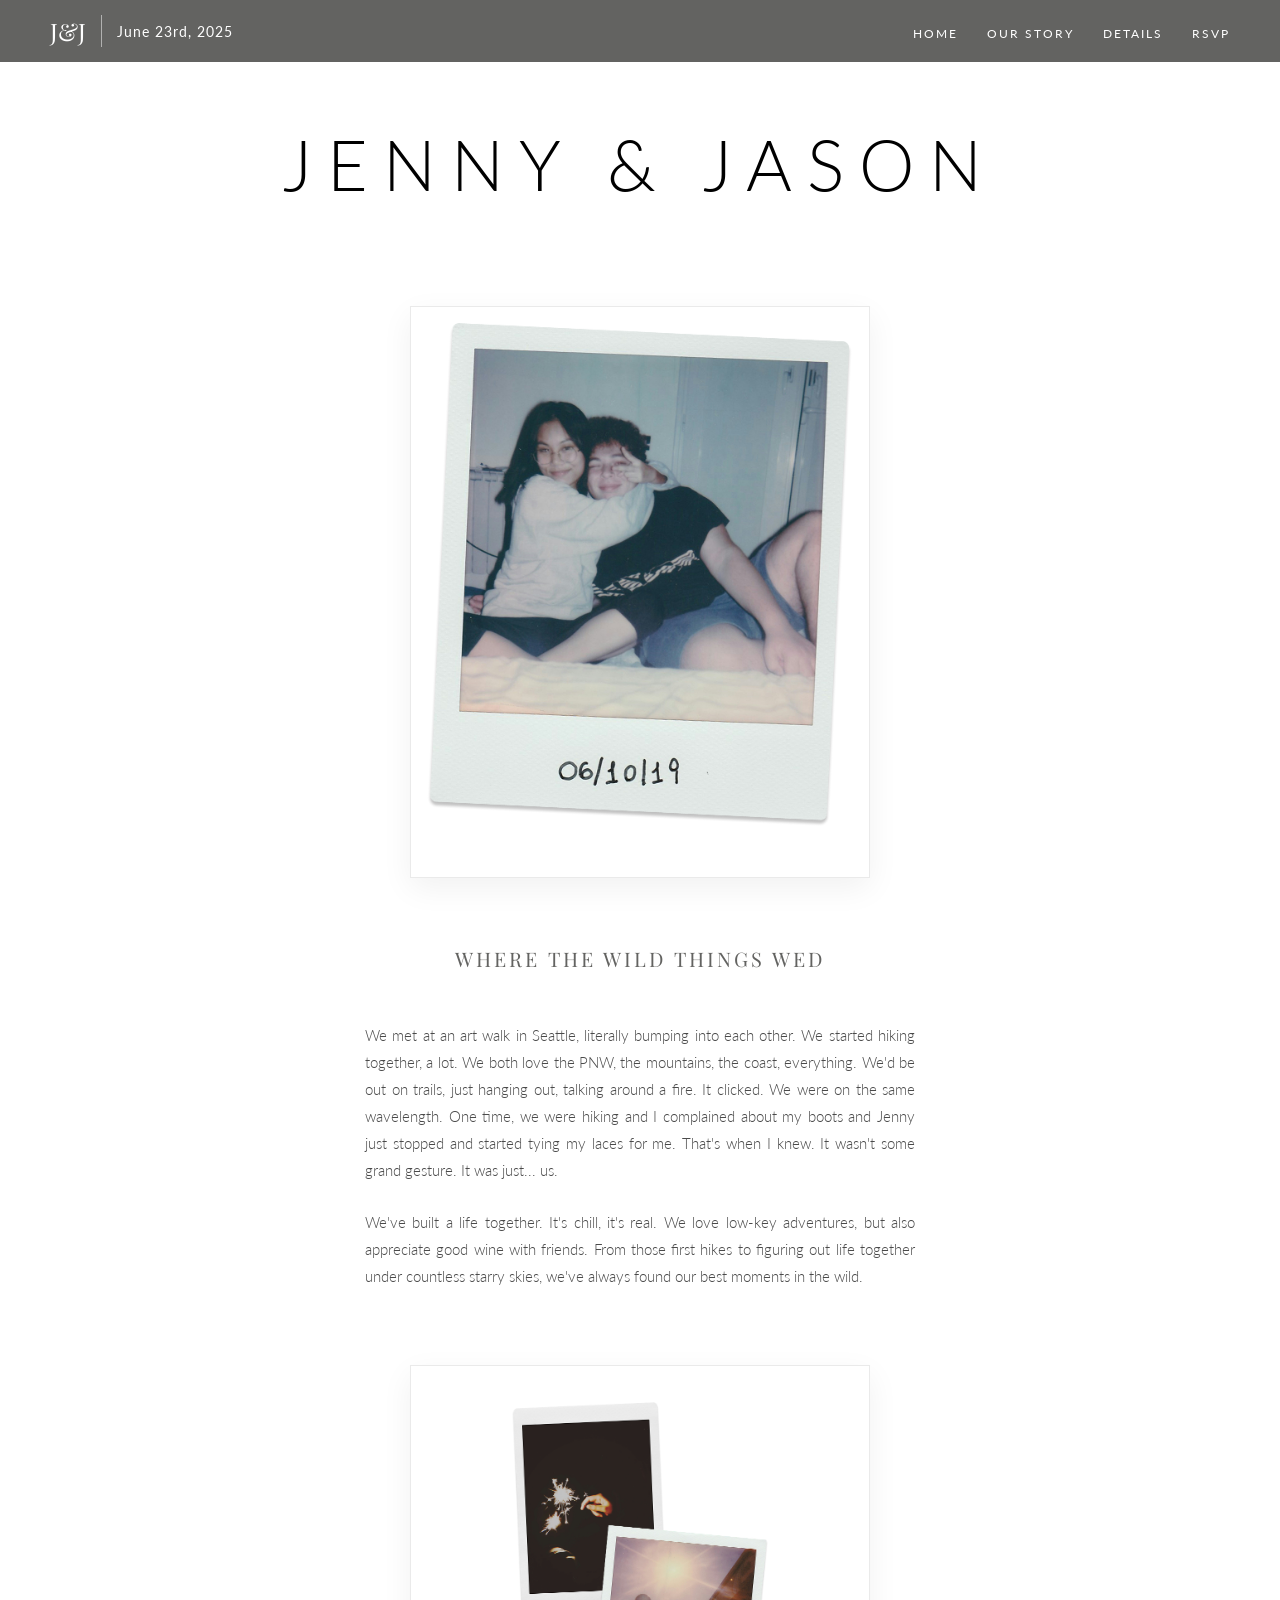
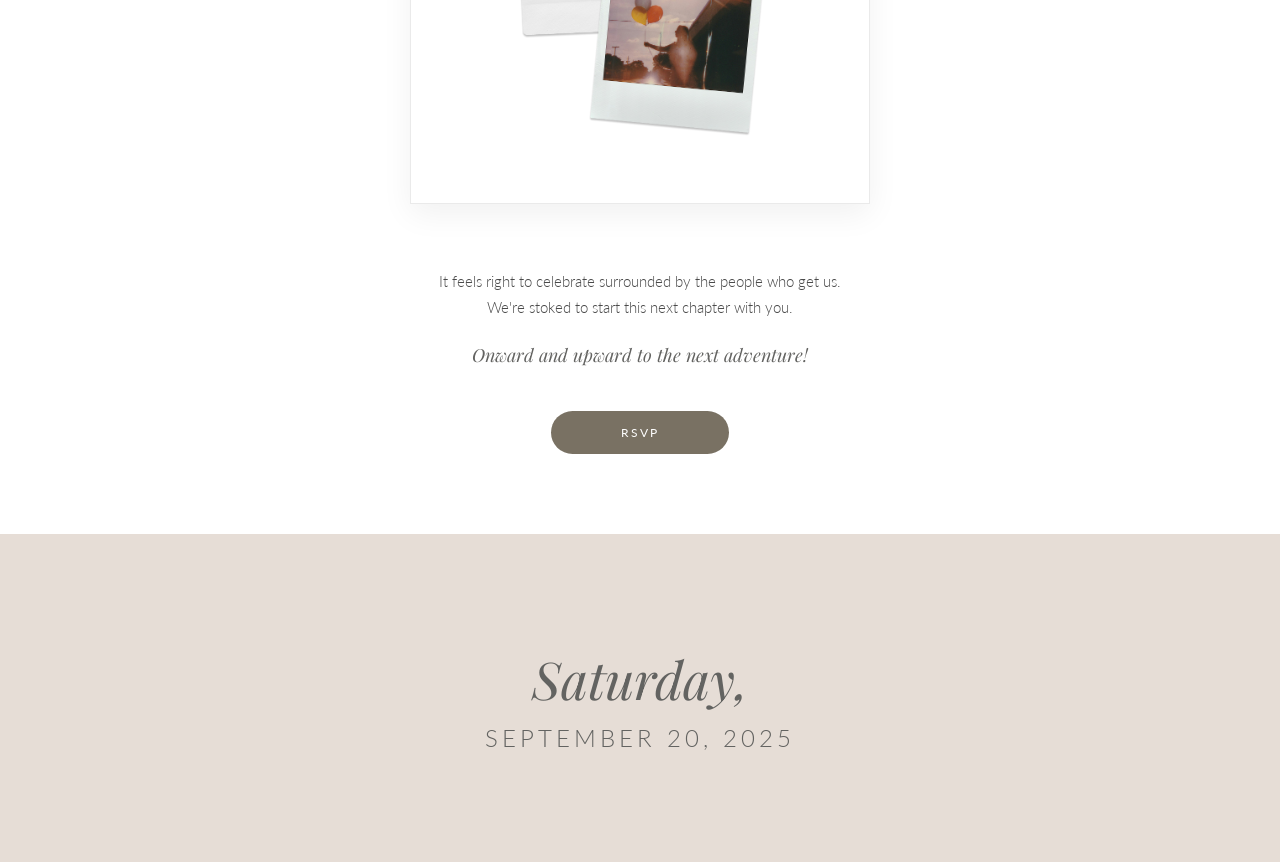
<file: story.html>
<!DOCTYPE html>
<html lang="uk">
<head>
    <meta charset="UTF-8">
    <meta name="viewport" content="width=device-width, initial-scale=1.0">
    <title>Our Story - Jenny & Jason</title>
    <link rel="stylesheet" href="style.css">
    <link href="https://fonts.googleapis.com/css2?family=Playfair+Display:ital,wght@0,400;1,400&family=Lato:wght@300;400;700&display=swap" rel="stylesheet">
</head>
<body>

    <header class="top-bar">
        <div class="logo-section">
            <span class="initials">J&J</span>
            <span class="date">June 23rd, 2025</span>
        </div>
        <nav class="navigation">
            <a href="index.html">HOME</a>
            <a href="story.html">OUR STORY</a>
            <a href="details.html">DETAILS</a>
            <a href="index.html#registry">RSVP</a>
        </nav>
    </header>

    <div class="main-title">
        <h1>JENNY & JASON</h1>
    </div>

    <section class="our-story-page-section">
        <div class="story-container">
            
            <div class="polaroid-wrapper main-polaroid-top">
                <div class="polaroid-photo">
                    <img src="images/polaroid1.jpg" alt="Jenny & Jason early days">
                </div>
            </div>

            <h2 class="story-main-heading">WHERE THE WILD THINGS WED</h2>

            <div class="story-text-content">
                <p>We met at an art walk in Seattle, literally bumping into each other. We started hiking together, a lot. We both love the PNW, the mountains, the coast, everything. We'd be out on trails, just hanging out, talking around a fire. It clicked. We were on the same wavelength. One time, we were hiking and I complained about my boots and Jenny just stopped and started tying my laces for me. That's when I knew. It wasn't some grand gesture. It was just... us.</p>
                
                <p>We've built a life together. It's chill, it's real. We love low-key adventures, but also appreciate good wine with friends. From those first hikes to figuring out life together under countless starry skies, we've always found our best moments in the wild.</p>
            </div>

            <div class="polaroid-wrapper main-polaroid-bottom">
                <div class="polaroid-photo">
                    <img src="images/polaroid2.jpg" alt="Hiking adventure">
                </div>
            </div>

            <div class="story-footer-content">
                <p>It feels right to celebrate surrounded by the people who get us.<br>We're stoked to start this next chapter with you.</p>
                <p class="onward-text">Onward and upward to the next adventure!</p>
                
                <div class="story-rsvp-container">
                    <a href="index.html#registry" class="story-rsvp-button">RSVP</a>
                </div>
            </div>

        </div>
    </section>

    <section class="bottom-date-beige-block">
        <div class="date-beige-content">
            <p class="wedding-date-line-1">Saturday,</p>
            <p class="wedding-date-line-2">September 20, 2025</p>
        </div>
    </section>

</body>
</html>
</file>
<file: style.css>
html {
    scroll-behavior: smooth;
}

body {
    margin: 0;
    padding: 0;
    font-family: 'Lato', sans-serif;
    background-color: #ffffff;
}

.top-bar {
    position: sticky;
    top: 0;
    z-index: 100;
    background-color: #636361;
    color: white;
    display: flex;
    justify-content: space-between;
    align-items: center;
    padding: 15px 50px;
}

.logo-section {
    display: flex;
    align-items: center;
}

.initials {
    font-family: 'Playfair Display', serif;
    font-size: 24px;
    padding-right: 15px;
    border-right: 1px solid rgba(255,255,255,0.5);
}

.date {
    padding-left: 15px;
    font-size: 14px;
    letter-spacing: 1px;
}

.navigation a {
    color: white;
    text-decoration: none;
    margin-left: 25px;
    font-size: 12px;
    letter-spacing: 2px;
    transition: opacity 0.3s ease;
}

.navigation a:hover {
    opacity: 0.7;
}

.main-title {
    text-align: center;
    padding: 60px 0;
    background: white;
}

.main-title h1 {
    font-size: 70px;
    font-weight: 300;
    letter-spacing: 15px;
    margin: 0;
}

.invitation-image {
    position: relative;
    width: 100%;
    height: 100vh;
    background-image: url('images/flowers-bg.jpg'); 
    background-size: cover;
    background-position: center;
    background-repeat: no-repeat;
    display: flex;
    justify-content: center;
    align-items: center;
    text-align: center;
}

.invitation-image::before {
    content: '';
    position: absolute;
    top: 0; left: 0; right: 0; bottom: 0;
    background: rgba(0, 0, 0, 0.25);
    z-index: 1;
}

.hero-text-inside {
    position: relative;
    z-index: 2;
    color: white;
    padding: 20px;
}

.hero-greeting {
    font-family: 'Playfair Display', serif;
    font-size: 24px;
    line-height: 1.6;
    margin-bottom: 25px;
}

.hero-date {
    font-family: 'Lato', sans-serif;
    font-size: 22px;
    letter-spacing: 2px;
    margin-bottom: 25px;
}

.hero-location {
    font-family: 'Playfair Display', serif;
    font-size: 20px;
    line-height: 1.5;
}

.story-details-grid, .rsvp-registry-grid {
    display: flex;
    width: 100%;
    height: 600px;
}

.rsvp-registry-grid {
    background-color: white;
    padding-top: 20px;
}

.grid-item {
    flex: 1;
    position: relative;
    display: flex;
    justify-content: center;
    align-items: center;
    text-decoration: none;
    overflow: hidden;
}

.item-story { background: url('images/story.jpg') no-repeat center center; background-size: cover; }
.item-details { background: url('images/details.jpg') no-repeat center center; background-size: cover; }
.item-rsvp { background: url('images/rsvp_bg.jpg') no-repeat center center; background-size: cover; margin-right: 10px; }
.item-registry { background: url('images/registry_bg.jpg') no-repeat center center; background-size: cover; margin-left: 10px; }

.overlay-text {
    color: white;
    font-family: 'Playfair Display', serif;
    font-size: 32px;
    letter-spacing: 3px;
    text-transform: uppercase;
    border-bottom: 2px solid white;
    padding-bottom: 5px;
    transition: transform 0.3s ease;
    z-index: 2;
}

.grid-item:hover .overlay-text { transform: scale(1.1); }
.grid-item::before {
    content: '';
    position: absolute;
    top: 0; left: 0; width: 100%; height: 100%;
    background: rgba(0, 0, 0, 0.2);
    transition: background 0.3s ease;
    z-index: 1;
}
.grid-item:hover::before { background: rgba(0, 0, 0, 0.4); }

.our-story-page-section {
    padding: 40px 20px 80px 20px;
    background-color: #ffffff;
    display: flex;
    justify-content: center;
    text-align: center;
}

.story-container {
    max-width: 550px;
    width: 100%;
    display: flex;
    flex-direction: column;
    align-items: center;
}

.polaroid-wrapper {
    background: #ffffff;
    padding: 16px 16px 50px 16px;
    box-shadow: 0 10px 30px rgba(0, 0, 0, 0.06);
    border: 1px solid #eaeaea;
    box-sizing: border-box;
    width: 100%;
    max-width: 460px;
}

.polaroid-photo {
    width: 100%;
    overflow: hidden;
}

.polaroid-photo img {
    width: 100%;
    height: auto;
    display: block;
}

.main-polaroid-top {
    margin-bottom: 50px;
}

.main-polaroid-bottom {
    margin: 50px 0;
}

.story-main-heading {
    font-family: 'Playfair Display', serif;
    font-size: 20px;
    font-weight: 400;
    letter-spacing: 3px;
    color: #636361;
    text-transform: uppercase;
    margin-bottom: 35px;
}

.story-text-content p {
    font-family: 'Lato', sans-serif;
    font-size: 15px;
    line-height: 1.8;
    color: #4a4a4a;
    font-weight: 300;
    margin-bottom: 25px;
    text-align: justify;
    text-justify: inter-word;
}

.story-footer-content p {
    font-family: 'Lato', sans-serif;
    font-size: 15px;
    line-height: 1.7;
    color: #4a4a4a;
    font-weight: 300;
    margin-bottom: 20px;
}

.story-footer-content .onward-text {
    font-family: 'Playfair Display', serif;
    font-size: 18px;
    font-style: italic;
    color: #636361;
    margin-bottom: 40px;
}

.story-rsvp-button {
    font-family: 'Lato', sans-serif;
    font-size: 12px;
    font-weight: 400;
    letter-spacing: 2px;
    color: #ffffff !important;
    background-color: #797163 !important;
    text-decoration: none !important;
    text-transform: uppercase;
    padding: 14px 70px;
    border-radius: 40px;
    display: inline-block;
    transition: background-color 0.3s ease;
}

.story-rsvp-button:hover {
    background-color: #5f584d !important;
}

.registry-full-section {
    position: relative;
    width: 100%;
    min-height: 100vh;
    background: url('images/registry-bg.jpg');
    background-position: center center;
    background-repeat: no-repeat;
    background-size: cover;
    display: flex;
    justify-content: center;
    align-items: center;
    text-align: center;
    clear: both;
}

.registry-full-section::before {
    content: '';
    position: absolute;
    top: 0; left: 0; right: 0; bottom: 0;
    background: rgba(0, 0, 0, 0.15); 
    z-index: 1;
}

.registry-content-overlay {
    position: relative;
    z-index: 2;
    max-width: 900px;
    width: 100%;
    padding: 40px 20px;
}

.registry-section-title {
    font-family: 'Playfair Display', serif;
    font-size: 48px;
    font-weight: 400;
    letter-spacing: 4px;
    color: #ffffff;
    margin-bottom: 40px;
    text-transform: uppercase;
}

.registry-section-desc {
    font-family: 'Lato', sans-serif;
    font-size: 20px;
    line-height: 1.8;
    color: #ffffff;
    margin-bottom: 50px;
    font-weight: 300;
}

.registry-brown-button {
    font-family: 'Lato', sans-serif;
    font-size: 13px;
    font-weight: 400;
    letter-spacing: 2px;
    color: #ffffff !important;
    background-color: #797163 !important;
    text-decoration: none !important;
    text-transform: uppercase;
    padding: 16px 50px;
    border-radius: 40px; 
    display: inline-block;
    transition: background-color 0.3s ease;
}

.bottom-date-beige-block {
    width: 100%;
    background-color: #E6DDD6;
    padding: 110px 20px;
    display: flex;
    justify-content: center;
    align-items: center;
    text-align: center;
    box-sizing: border-box;
    clear: both;
}

.date-beige-content {
    max-width: 850px;
    width: 100%;
}

.wedding-date-line-1 {
    font-family: 'Playfair Display', serif;
    font-size: 52px;
    font-style: italic;
    color: #636361;
    margin: 0 0 10px 0;
}

.wedding-date-line-2 {
    font-family: 'Lato', sans-serif;
    font-size: 24px;
    font-weight: 300;
    letter-spacing: 4px;
    color: #636361;
    text-transform: uppercase;
    margin: 0;
}

@media (max-width: 768px) {
    .main-title h1 { font-size: 35px; letter-spacing: 5px; }
    .top-bar { position: static; flex-direction: column; gap: 10px; padding: 20px; }
    .navigation a { margin: 0 10px; }
    .polaroid-wrapper { max-width: 100%; }
    .story-text-content p { text-align: center; }
    .story-details-grid, .rsvp-registry-grid { flex-direction: column; height: auto; }
    .grid-item { height: 400px; margin: 5px 0 !important; }
    .registry-full-section { min-height: 600px; }
}

.details-hero-section {
    position: relative;
    width: 100%;
    height: 70vh;
    background: url('images/details-hero.jpg') no-repeat center center;
    background-size: cover;
}

.travel-hero-section {
    position: relative;
    width: 100%;
    height: 70vh;
    background: url('images/travel-hero.jpg') no-repeat center center;
    background-size: cover;
}

.details-hero-overlay, .travel-hero-overlay {
    position: absolute;
    top: 0; left: 0; right: 0; bottom: 0;
    background: rgba(0, 0, 0, 0.15);
    display: flex;
    justify-content: center;
    align-items: center;
}

.details-main-title, .travel-main-title {
    color: white;
    font-family: 'Playfair Display', serif;
    font-size: 42px;
    font-weight: 400;
    letter-spacing: 4px;
    text-transform: uppercase;
}

.details-page-content {
    background-color: #ffffff;
    padding: 60px 20px;
    display: flex;
    flex-direction: column;
    align-items: center;
}

.details-rsvp-card {
    background-color: #797163;
    max-width: 750px;
    width: 100%;
    padding: 60px 50px;
    box-sizing: border-box;
    text-align: center;
    border-radius: 8px;
    margin-bottom: 50px;
}

.details-card-text {
    font-family: 'Playfair Display', serif;
    color: #ffffff;
    font-size: 20px;
    line-height: 1.8;
    margin: 0 0 40px 0;
}

.details-card-rsvp-btn {
    font-family: 'Lato', sans-serif;
    font-size: 11px;
    font-weight: 400;
    letter-spacing: 2px;
    color: #797163 !important;
    background-color: #E6DDD6 !important;
    text-decoration: none !important;
    text-transform: uppercase;
    padding: 14px 50px;
    border-radius: 40px;
    display: inline-block;
    transition: opacity 0.3s ease;
}

.details-card-rsvp-btn:hover {
    opacity: 0.9;
}

.details-middle-photo {
    max-width: 750px;
    width: 100%;
    margin-bottom: 50px;
}

.details-middle-photo img {
    width: 100%;
    height: auto;
    display: block;
    border-radius: 40px 40px 0 0;
}

.details-info-grid {
    max-width: 750px;
    width: 100%;
    display: flex;
    justify-content: space-between;
    gap: 40px;
    padding-bottom: 40px;
}

.info-column {
    flex: 1;
}

.info-column h3 {
    font-family: 'Lato', sans-serif;
    font-size: 13px;
    font-weight: 400;
    color: #8c8c8c;
    text-transform: uppercase;
    margin: 25px 0 5px 0;
    letter-spacing: 1px;
}

.info-column p {
    font-family: 'Playfair Display', serif;
    font-size: 16px;
    line-height: 1.6;
    color: #333333;
    margin: 0 0 20px 0;
}

.travel-blocks-section {
    background-color: #ffffff;
    padding: 80px 20px;
    display: flex;
    justify-content: center;
}

.travel-container {
    max-width: 800px;
    width: 100%;
    display: flex;
    flex-direction: column;
    gap: 40px;
}

.travel-row {
    display: flex;
    align-items: stretch;
    width: 100%;
}

.row-reverse {
    flex-direction: row-reverse;
}

.travel-text-block {
    flex: 1;
    background-color: #f7f5f2;
    display: flex;
    justify-content: center;
    align-items: center;
    padding: 40px 50px;
    box-sizing: border-box;
}

.travel-text-block p {
    font-family: 'Playfair Display', serif;
    font-size: 16px;
    line-height: 1.8;
    color: #4a4a4a;
    text-align: center;
    margin: 0;
}

.travel-image-block {
    flex: 1;
    overflow: hidden;
}

.travel-image-block img {
    width: 100%;
    height: 100%;
    object-fit: cover;
    display: block;
}

@media (max-width: 768px) {
    .details-hero-section, .travel-hero-section { height: 40vh; }
    .details-main-title, .travel-main-title { font-size: 28px; }
    .details-rsvp-card { padding: 35px 20px; }
    .details-card-text { font-size: 16px; }
    .details-info-grid { flex-direction: column; gap: 10px; text-align: center; }
    .travel-row, .row-reverse { flex-direction: column; }
    .travel-image-block { height: 300px; }
}
</file>
<file: веб/лб3/style.css>
/* Базові стилі скидання відступів та налаштування коробки елементів */
* {
    box-sizing: border-box;
    margin: 0;
    padding: 0;
}

body {
    font-family: Arial, sans-serif;
    line-height: 1.6;
    background-color: #f4f4f4;
    display: flex;
    flex-direction: column;
    min-height: 100vh;
}

/* --- ШАПКА САЙТУ --- */
.header {
    background-color: #2c3e50;
    color: #fff;
    display: flex;
    justify-content: space-between;
    align-items: center;
    padding: 15px 30px;
}

.header .logo img {
    display: block;
    max-height: 40px;
}

.header .nav-links {
    display: flex;
    list-style: none;
    gap: 25px;
}

.header .nav-links a {
    color: #fff;
    text-decoration: none;
    font-weight: bold;
    transition: color 0.3s;
}

.header .nav-links a:hover {
    color: #3498db;
}

/* --- ОСНОВНИЙ КОНТЕНТ ТА САЙДБАР --- */
.main-container {
    display: flex;
    flex: 1;
    padding: 30px;
    gap: 30px;
}

.content {
    flex: 3;
    background-color: #fff;
    padding: 25px;
    border-radius: 6px;
    box-shadow: 0 2px 5px rgba(0,0,0,0.05);
}

.sidebar {
    flex: 1;
    background-color: #eec;
    background-color: #eef2f3;
    padding: 25px;
    border-radius: 6px;
}

/* --- СЕКЦІЯ З КАРТКАМИ --- */
.cards-section {
    padding: 40px 30px;
    background-color: #eaedd1;
    background-color: #ebedef;
}

.cards-section h2 {
    margin-bottom: 25px;
    text-align: center;
}

.cards-container {
    display: flex;
    justify-content: space-between;
    flex-wrap: wrap;
    gap: 25px;
}

.card {
    flex: 1;
    min-width: 280px;
    background-color: #fff;
    padding: 20px;
    border-radius: 8px;
    box-shadow: 0 3px 10px rgba(0,0,0,0.08);
}

.card-img {
    width: 100%;
    height: auto;
    border-radius: 6px;
    margin-bottom: 15px;
    display: block;
}

.card h3 {
    margin-bottom: 10px;
}

/* --- ПІДВАЛ З КОЛОНКАМИ --- */
.footer {
    background-color: #2c3e50;
    color: #fff;
    padding: 40px 30px;
    display: flex;
    justify-content: space-between;
    gap: 30px;
    margin-top: auto;
}

.footer-col {
    flex: 1;
}

.footer-col h4 {
    margin-bottom: 15px;
    border-bottom: 2px solid #3498db;
    padding-bottom: 5px;
    display: inline-block;
}

.footer-col ul {
    list-style: none;
}

.footer-col ul li {
    margin-bottom: 8px;
}

.footer-col ul li a {
    color: #bdc3c7;
    text-decoration: none;
    transition: color 0.3s;
}

.footer-col ul li a:hover {
    color: #fff;
}

/* --- АДАПТИВНІСТЬ (МЕДІАЗАПИТИ) --- */

/* Планшети (max-width: 768px) */
@media (max-width: 768px) {
    .main-container {
        flex-direction: column;
    }

    .card {
        flex: calc(50% - 13px); /* По дві картки в ряд з урахуванням gap */
    }

    .footer {
        flex-wrap: wrap;
    }
    
    .footer-col {
        flex: calc(50% - 15px);
    }
}

/* Мобільні пристрої (max-width: 480px) */
@media (max-width: 480px) {
    .header {
        flex-direction: column;
        gap: 15px;
    }

    .header .nav-links {
        flex-direction: column;
        align-items: center;
        gap: 10px;
    }

    .card {
        flex: 1 1 100%; /* По одній картці в ряд */
    }

    .footer {
        flex-direction: column;
        text-align: center;
    }

    .footer-col {
        flex: 1 1 100%;
    }

    .footer-col h4 {
        display: block;
    }
}
</file>
<file: веб/пр3/styles.css>
/* Налаштування посилань та ефектів при наведенні */
.custom-link {
    color: #e74c3c;
    text-decoration: none;
    font-weight: bold;
    transition: all 0.3s ease;
    padding: 5px 10px;
    border: 1px solid transparent;
}

.custom-link:hover {
    color: #ffffff;
    background-color: #e74c3c;
    border-radius: 4px;
    border: 1px solid #c0392b;
}

/* Налаштування зображень, рамок та відступів */
.styled-image {
    display: block;
    max-width: 100%;
    height: auto;
    margin: 20px 0;
    border: 4px dashed #34495e;
    padding: 10px;
    background-color: #fff;
    border-radius: 6px;
}
</file>
<file: веб/пр4/style.css>
/* Базові стилі */
* {
    box-sizing: border-box;
    margin: 0;
    padding: 0;
    font-family: 'Segoe UI', Tahoma, Geneva, Verdana, sans-serif;
}
body {
    background-color: #f4f7f6;
    color: #333;
    line-height: 1.6;
    padding-bottom: 60px;
}
header {
    background-color: #2c3e50;
    color: white;
    padding: 1rem 2rem;
    position: sticky;
    top: 0;
    z-index: 100;
    display: flex;
    justify-content: space-between;
    align-items: center;
}
.container {
    max-width: 1000px;
    margin: 2rem auto;
    padding: 0 1rem;
}
section {
    background: white;
    padding: 2rem;
    margin-bottom: 2rem;
    border-radius: 8px;
    box-shadow: 0 4px 6px rgba(0,0,0,0.05);
}
h2 {
    margin-bottom: 1rem;
    color: #2c3e50;
    border-bottom: 2px solid #ecf0f1;
    padding-bottom: 0.5rem;
}
button {
    cursor: pointer;
    padding: 0.75rem 1.5rem;
    border: none;
    border-radius: 4px;
    background-color: #3498db;
    color: white;
    font-size: 1rem;
    transition: background 0.3s ease, transform 0.1s ease;
}
button:hover { background-color: #2980b9; }
button:active { transform: scale(0.98); }

/* 1. Випадаюче меню */
.dropdown {
    position: relative;
    display: inline-block;
}
.dropdown-menu {
    display: none;
    position: absolute;
    right: 0;
    top: 100%;
    background-color: white;
    min-width: 160px;
    box-shadow: 0 8px 16px rgba(0,0,0,0.1);
    border-radius: 4px;
    overflow: hidden;
    z-index: 1000;
    opacity: 0;
    transform: translateY(-10px);
    transition: opacity 0.3s ease, transform 0.3s ease;
}
.dropdown-menu.show {
    display: block;
    opacity: 1;
    transform: translateY(0);
}
.dropdown-menu a {
    color: #333;
    padding: 12px 16px;
    text-decoration: none;
    display: block;
    transition: background 0.2s;
}
.dropdown-menu a:hover { background-color: #f1f1f1; }

/* 2. Спливаюче модальне вікно */
.modal-overlay {
    position: fixed;
    top: 0;
    left: 0;
    width: 100%;
    height: 100%;
    background: rgba(0, 0, 0, 0.5);
    display: flex;
    justify-content: center;
    align-items: center;
    opacity: 0;
    pointer-events: none;
    transition: opacity 0.3s ease;
    z-index: 2000;
}
.modal-overlay.active {
    opacity: 1;
    pointer-events: auto;
}
.modal {
    background: white;
    padding: 2rem;
    border-radius: 8px;
    max-width: 500px;
    width: 90%;
    position: relative;
    transform: scale(0.7);
    transition: transform 0.3s ease;
}
.modal-overlay.active .modal {
    transform: scale(1);
}
.close-modal {
    position: absolute;
    top: 10px;
    right: 15px;
    font-size: 1.5rem;
    background: none;
    color: #aaa;
    padding: 0;
}
.close-modal:hover { color: #333; background: none; }

/* 3. Форма зворотного зв'язку */
.form-group {
    margin-bottom: 1.25rem;
    position: relative;
}
.form-group label {
    display: block;
    margin-bottom: 0.5rem;
    font-weight: bold;
}
.form-group input, .form-group textarea {
    width: 100%;
    padding: 0.75rem;
    border: 1px solid #ccc;
    border-radius: 4px;
    font-size: 1rem;
    transition: border-color 0.3s;
}
.form-group input:focus, .form-group textarea:focus {
    outline: none;
    border-color: #3498db;
}
.form-group.error input, .form-group.error textarea {
    border-color: #e74c3c;
    background-color: #fce8e6;
}
.error-message {
    color: #e74c3c;
    font-size: 0.85rem;
    margin-top: 0.25rem;
    display: none;
}
.form-group.error .error-message {
    display: block;
}
.form-success {
    display: none;
    color: #27ae60;
    background: #d4edda;
    padding: 1rem;
    border-radius: 4px;
    margin-top: 1rem;
    font-weight: bold;
    animation: fadeIn 0.5s ease;
}

/* 4. Інтерактивна галерея */
.gallery-main {
    width: 100%;
    height: 400px;
    background-color: #ddd;
    margin-bottom: 1rem;
    border-radius: 6px;
    overflow: hidden;
}
.gallery-main img {
    width: 100%;
    height: 100%;
    object-fit: cover;
    transition: opacity 0.3s ease;
}
.gallery-thumbs {
    display: flex;
    gap: 10px;
}
.thumb {
    flex: 1;
    height: 80px;
    cursor: pointer;
    border-radius: 4px;
    overflow: hidden;
    border: 2px solid transparent;
    transition: border-color 0.3s, opacity 0.3s;
    opacity: 0.6;
}
.thumb img {
    width: 100%;
    height: 100%;
    object-fit: cover;
}
.thumb:hover, .thumb.active {
    opacity: 1;
}
.thumb.active {
    border-color: #3498db;
}

/* 5. Кнопка вгору */
.scroll-to-top {
    position: fixed;
    bottom: 20px;
    right: 20px;
    background-color: #2c3e50;
    color: white;
    width: 50px;
    height: 50px;
    border-radius: 50%;
    display: flex;
    justify-content: center;
    align-items: center;
    font-size: 1.5rem;
    opacity: 0;
    visibility: hidden;
    transition: opacity 0.3s, visibility 0.3s, transform 0.3s;
    z-index: 999;
    box-shadow: 0 4px 10px rgba(0,0,0,0.2);
}
.scroll-to-top.visible {
    opacity: 1;
    visibility: visible;
}
.scroll-to-top:hover {
    transform: translateY(-5px);
    background-color: #34495e;
}

@keyframes fadeIn {
    from { opacity: 0; }
    to { opacity: 1; }
}
</file>
<file: веб/пр5/style.css>
body {
    font-family: sans-serif;
    max-width: 400px;
    margin: 20px auto;
}

.form-group {
    margin-bottom: 15px;
    display: flex;
    flex-direction: column;
}

.form-group.checkbox {
    flex-direction: row;
    align-items: center;
    gap: 10px;
}

label {
    margin-bottom: 5px;
    font-weight: bold;
}

input {
    padding: 8px;
    border: 1px solid #ccc;
    border-radius: 4px;
}

input.invalid {
    border-color: red;
}

.error {
    color: red;
    font-size: 12px;
    margin-top: 5px;
    min-height: 15px;
}

button {
    padding: 10px;
    background-color: #007BFF;
    color: white;
    border: none;
    border-radius: 4px;
    cursor: pointer;
}

button:hover {
    background-color: #0056b3;
}
</file>
